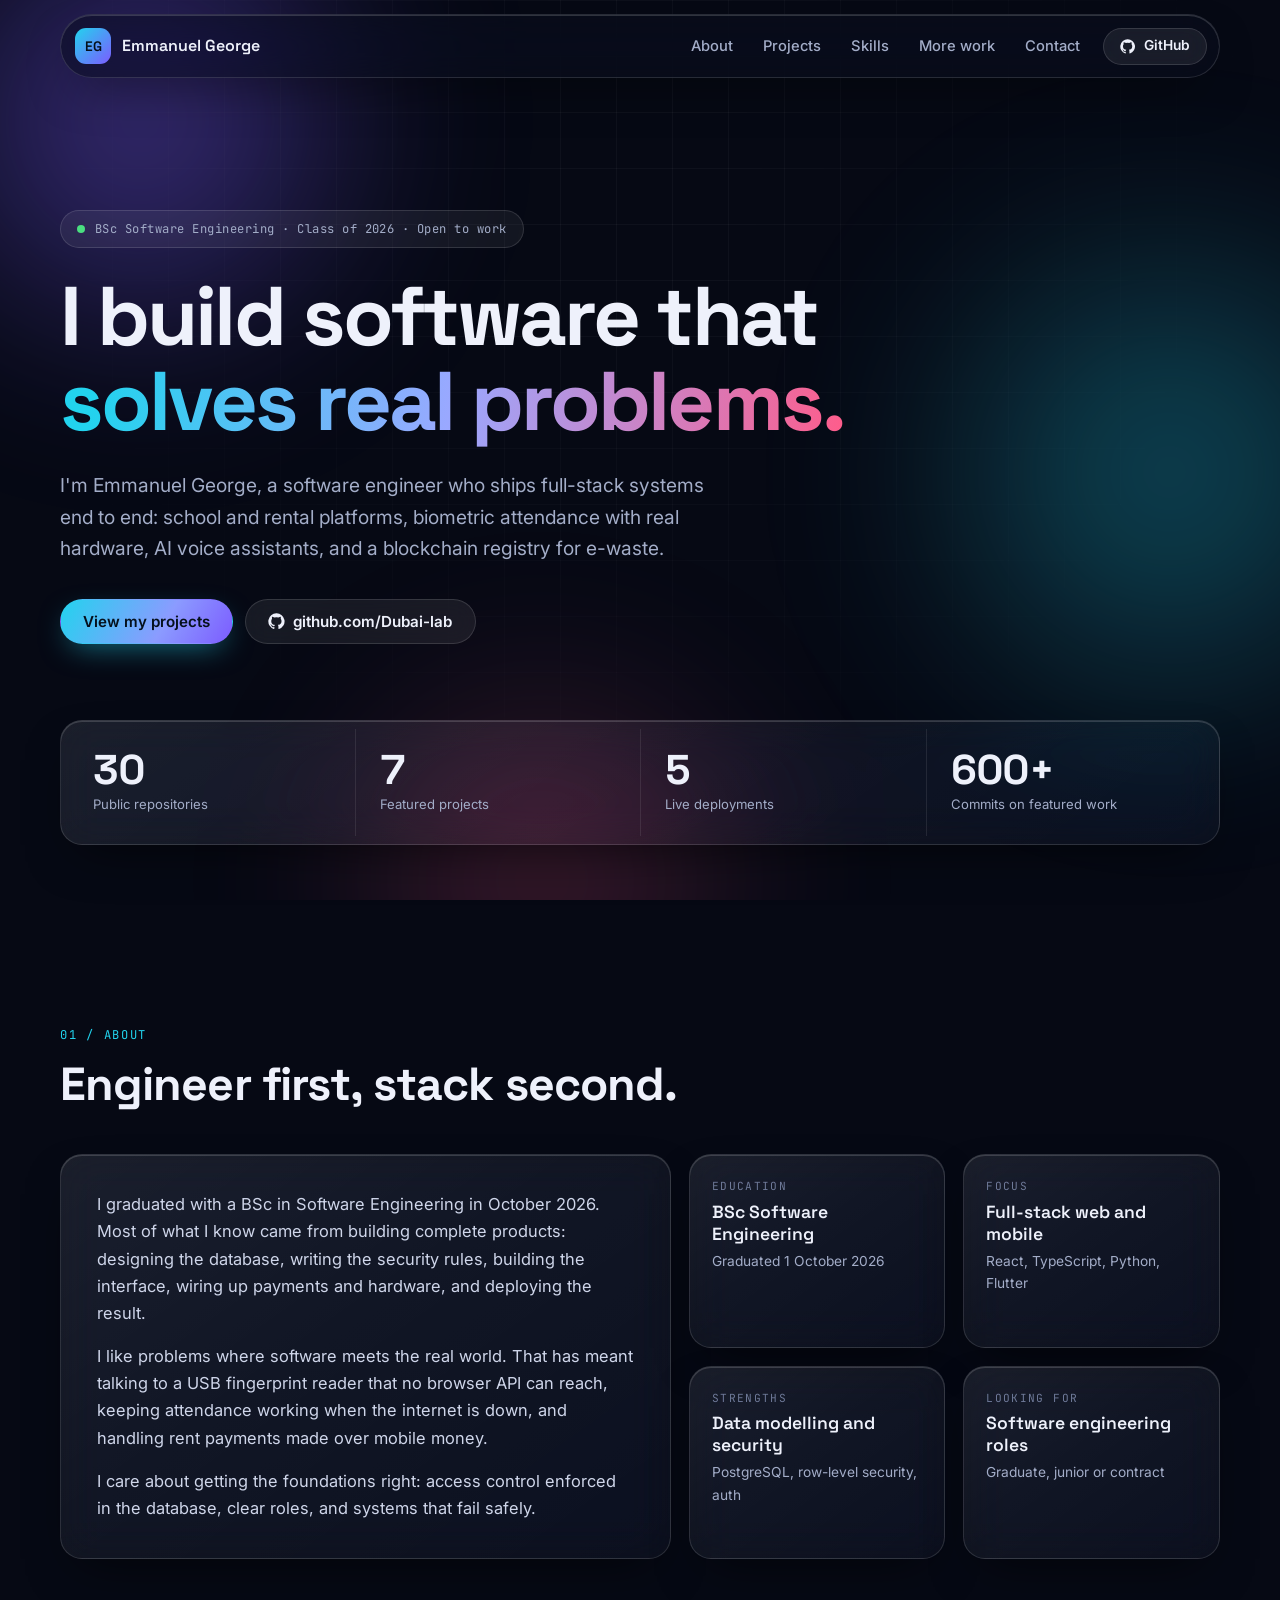
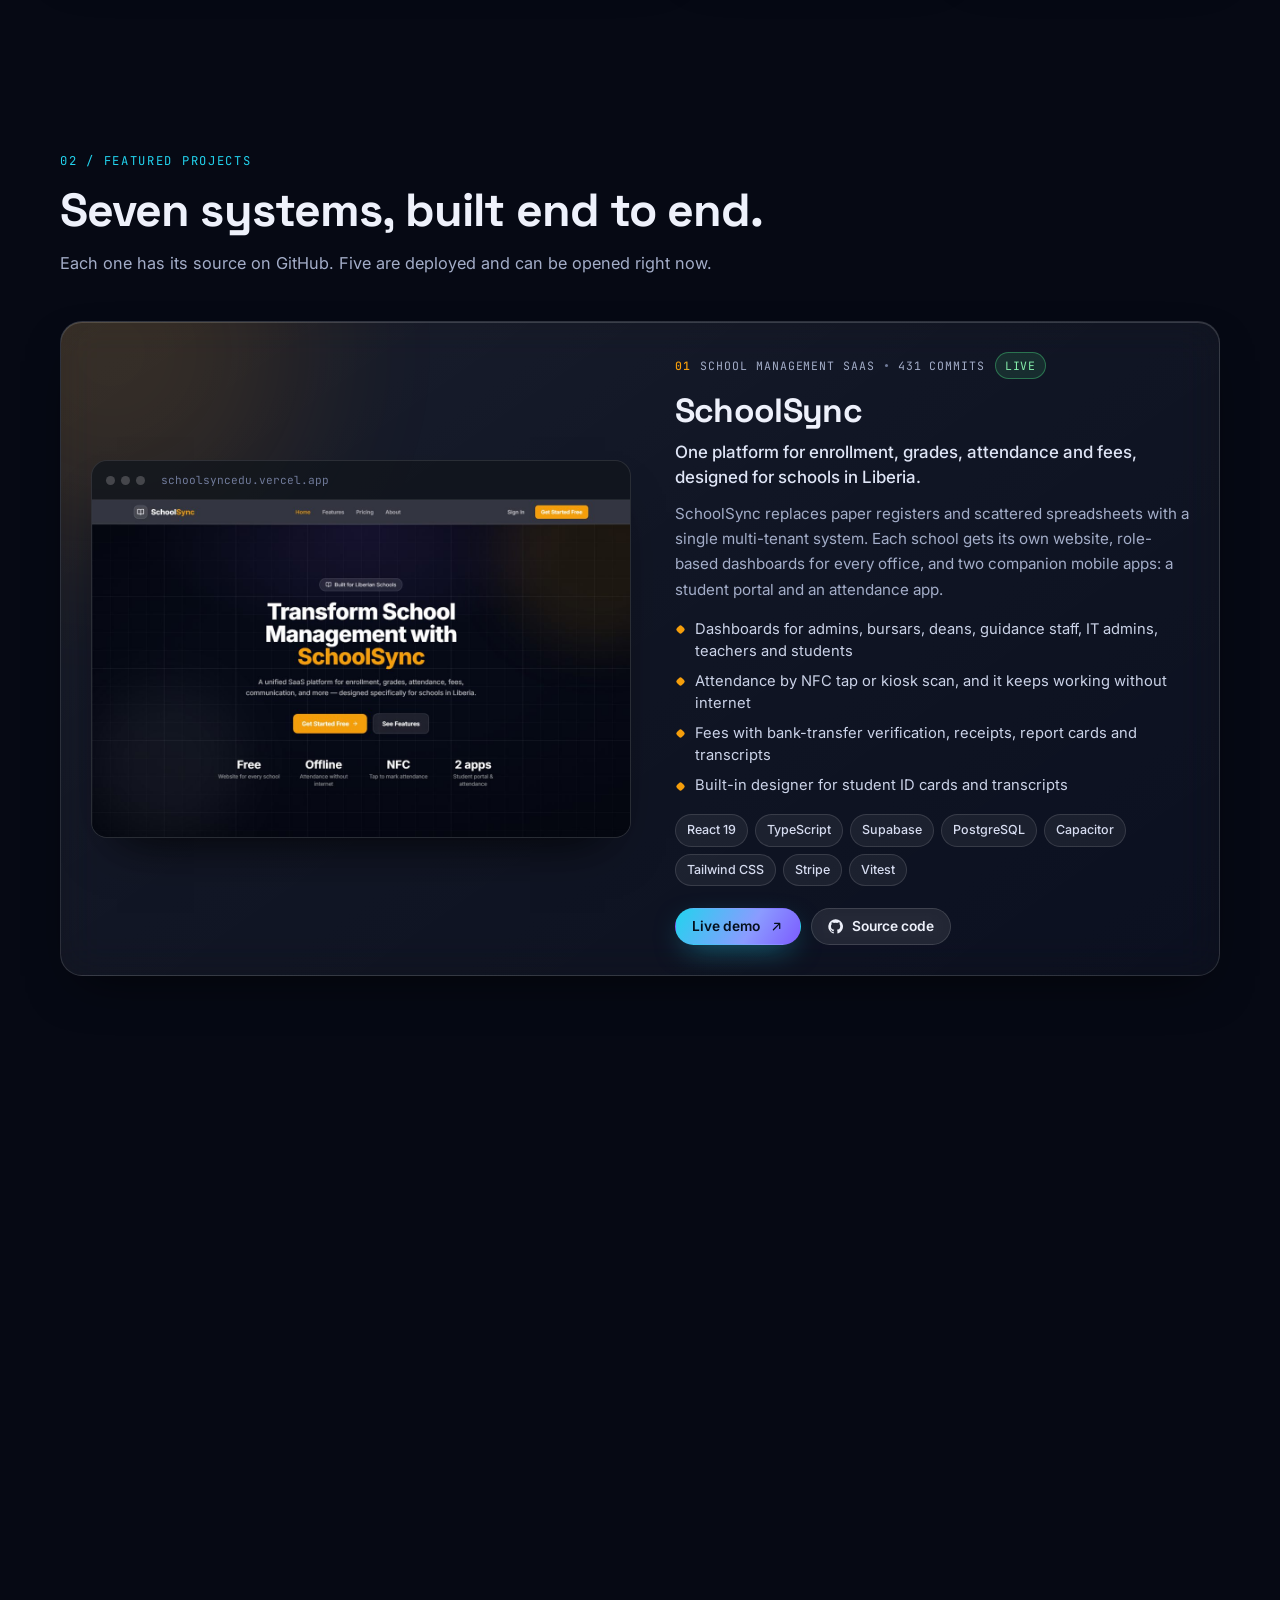
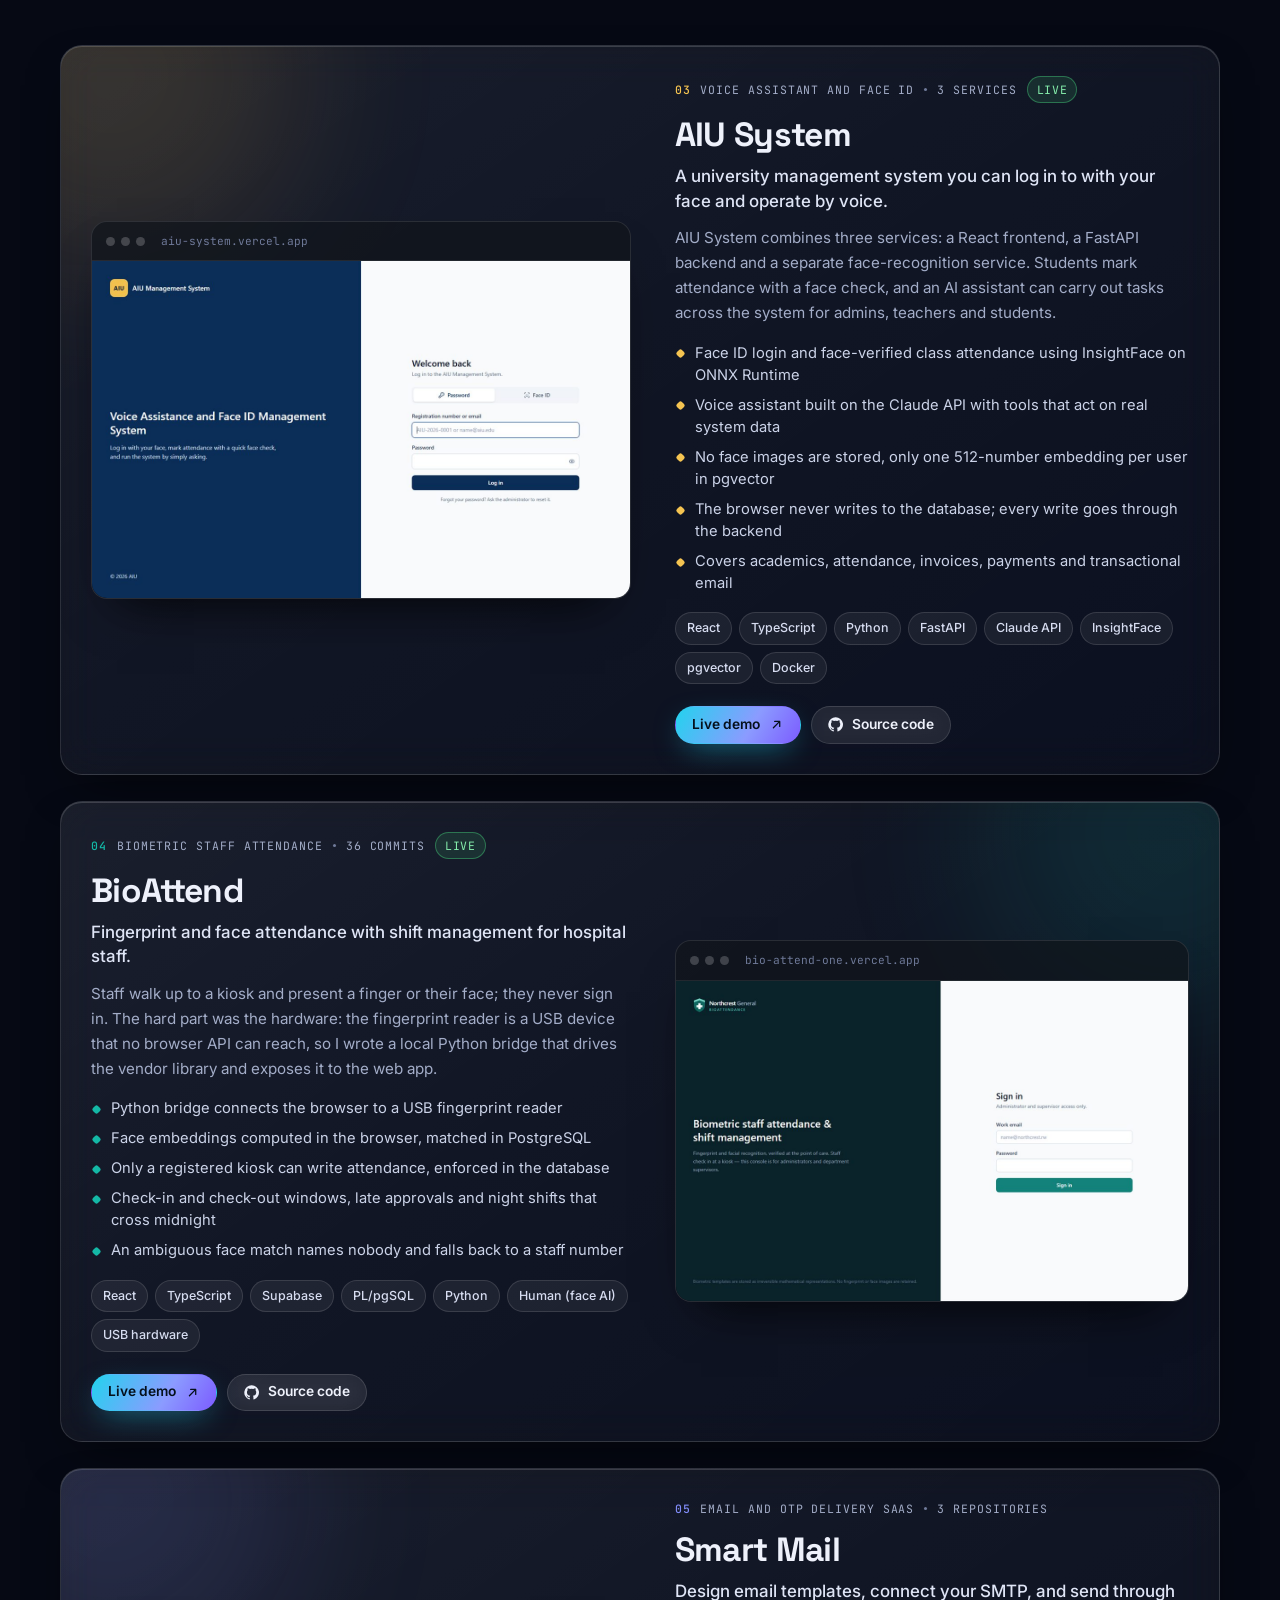
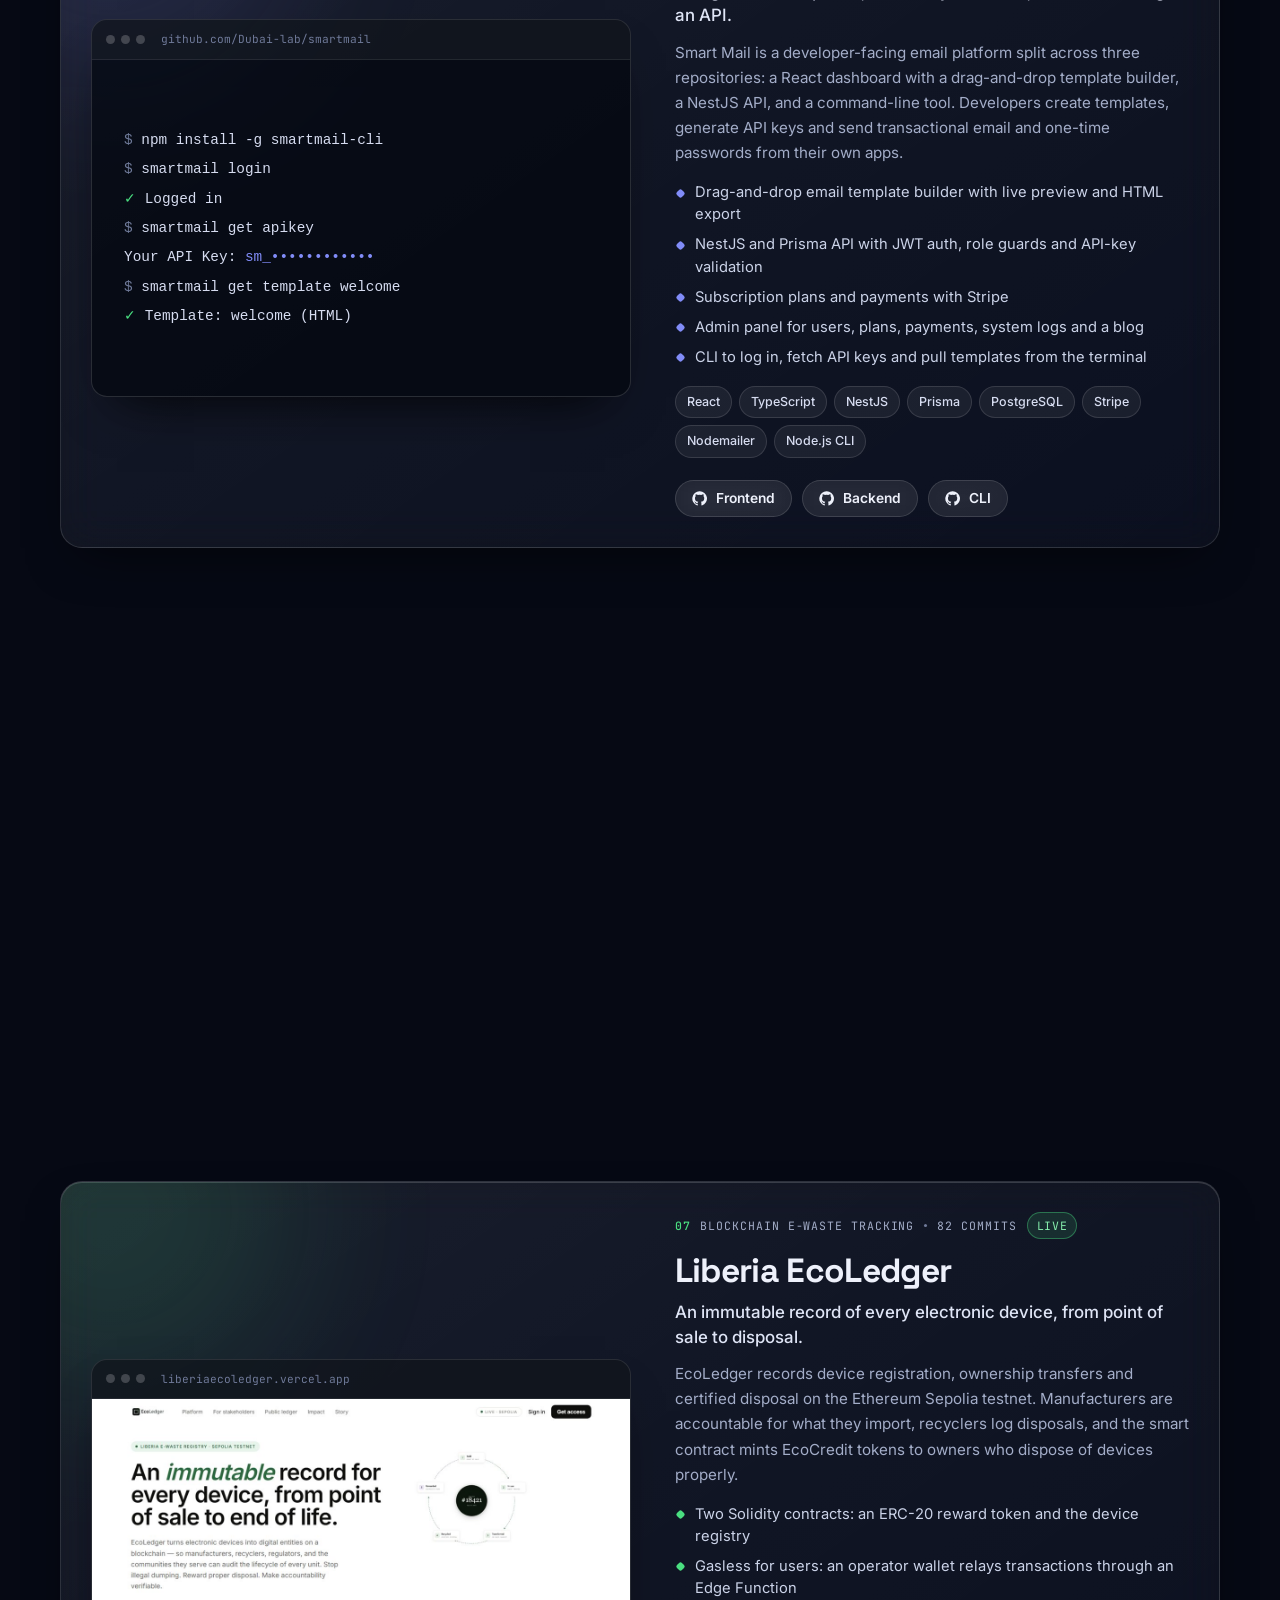
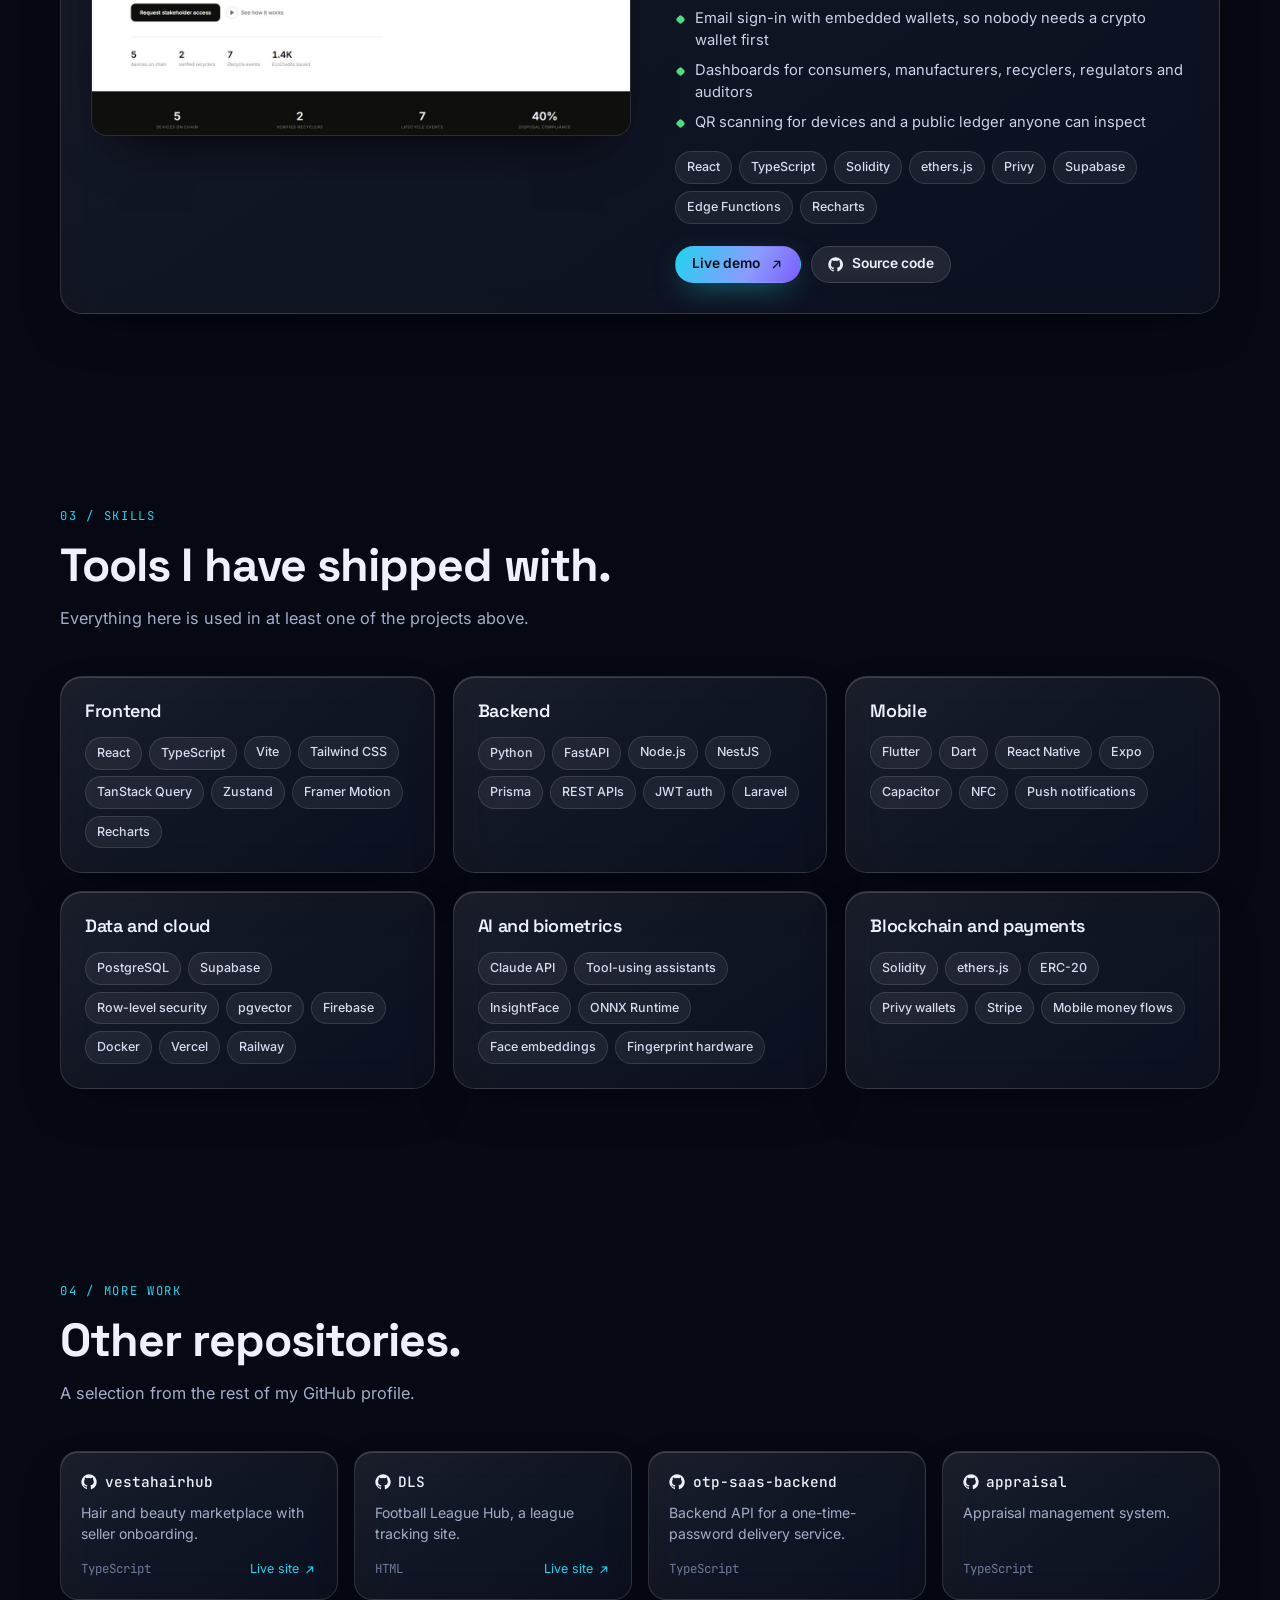
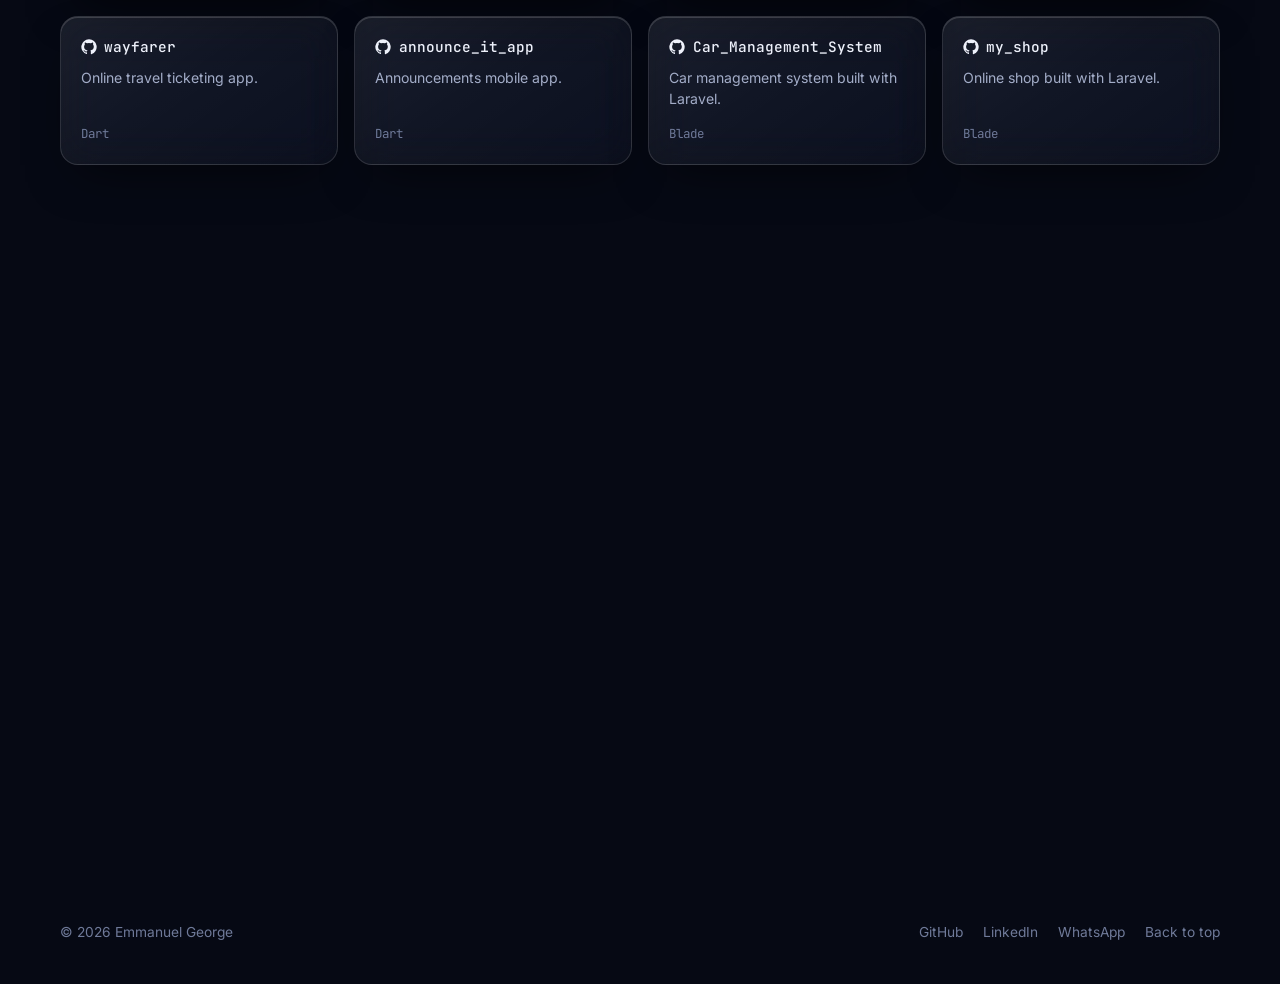
<file: index.html>
<!doctype html>
<html lang="en">
<head>
  <meta charset="utf-8">
  <meta name="viewport" content="width=device-width, initial-scale=1">
  <title>Emmanuel George | Software Engineer</title>
  <meta name="description" content="Portfolio of Emmanuel George, a software engineer building full-stack web, mobile, biometric and blockchain systems with React, TypeScript, Python, Flutter and Supabase.">
  <meta name="theme-color" content="#060914">
  <meta property="og:title" content="Emmanuel George | Software Engineer">
  <meta property="og:description" content="Full-stack web, mobile, biometric and blockchain systems. Seven featured projects, five live deployments.">
  <meta property="og:type" content="website">
  <link rel="icon" href="assets/favicon.svg" type="image/svg+xml">
  <link rel="preconnect" href="https://fonts.googleapis.com">
  <link rel="preconnect" href="https://fonts.gstatic.com" crossorigin>
  <link href="https://fonts.googleapis.com/css2?family=Inter:wght@400;500;600&family=JetBrains+Mono:wght@400;500&family=Space+Grotesk:wght@500;600;700&display=swap" rel="stylesheet">
  <link rel="stylesheet" href="css/styles.css">
  <script>document.documentElement.classList.add('js');</script>
</head>
<body>
  <a class="skip-link" href="#main">Skip to content</a>

  <!-- Decorative background: the colour the glass panels blur -->
  <div class="backdrop" aria-hidden="true">
    <span class="orb orb-a"></span>
    <span class="orb orb-b"></span>
    <span class="orb orb-c"></span>
    <span class="grid"></span>
  </div>

  <header class="nav-wrap">
    <nav class="nav glass" aria-label="Primary">
      <a class="brand" href="#top" aria-label="Emmanuel George, home">
        <span class="brand-mark">EG</span>
        <span class="brand-name">Emmanuel George</span>
      </a>
      <button class="nav-toggle" type="button" aria-expanded="false" aria-controls="nav-links" aria-label="Toggle menu">
        <span></span><span></span>
      </button>
      <ul class="nav-links" id="nav-links">
        <li><a href="#about">About</a></li>
        <li><a href="#projects">Projects</a></li>
        <li><a href="#skills">Skills</a></li>
        <li><a href="#more">More work</a></li>
        <li><a href="#contact">Contact</a></li>
        <li>
          <a class="btn btn-sm btn-glass" href="https://github.com/Dubai-lab" target="_blank" rel="noopener">
            <svg class="icon" viewBox="0 0 24 24" aria-hidden="true"><path fill="currentColor" d="M12 .5a11.5 11.5 0 0 0-3.64 22.41c.58.1.79-.25.79-.56v-2.1c-3.2.7-3.88-1.36-3.88-1.36-.52-1.33-1.28-1.69-1.28-1.69-1.05-.71.08-.7.08-.7 1.16.08 1.77 1.19 1.77 1.19 1.03 1.76 2.7 1.25 3.36.96.1-.75.4-1.25.73-1.54-2.55-.29-5.24-1.28-5.24-5.68 0-1.26.45-2.28 1.19-3.09-.12-.29-.52-1.46.11-3.05 0 0 .97-.31 3.17 1.18a11 11 0 0 1 5.78 0c2.2-1.49 3.17-1.18 3.17-1.18.63 1.59.23 2.76.11 3.05.74.81 1.19 1.83 1.19 3.09 0 4.41-2.7 5.38-5.26 5.67.41.36.78 1.06.78 2.14v3.17c0 .31.21.67.8.56A11.5 11.5 0 0 0 12 .5Z"/></svg>
            GitHub
          </a>
        </li>
      </ul>
    </nav>
  </header>

  <main id="main">
    <!-- Hero -->
    <section class="hero container" id="top">
      <p class="eyebrow reveal"><span class="pulse"></span>BSc Software Engineering · Class of 2026 · Open to work</p>
      <h1 class="reveal">
        I build software that<br>
        <span class="gradient-text">solves real problems.</span>
      </h1>
      <p class="lead reveal">
        I'm Emmanuel George, a software engineer who ships full-stack systems end to end:
        school and rental platforms, biometric attendance with real hardware, AI voice assistants,
        and a blockchain registry for e-waste.
      </p>
      <div class="hero-actions reveal">
        <a class="btn btn-primary" href="#projects">View my projects</a>
        <a class="btn btn-glass" href="https://github.com/Dubai-lab" target="_blank" rel="noopener">
          <svg class="icon" viewBox="0 0 24 24" aria-hidden="true"><path fill="currentColor" d="M12 .5a11.5 11.5 0 0 0-3.64 22.41c.58.1.79-.25.79-.56v-2.1c-3.2.7-3.88-1.36-3.88-1.36-.52-1.33-1.28-1.69-1.28-1.69-1.05-.71.08-.7.08-.7 1.16.08 1.77 1.19 1.77 1.19 1.03 1.76 2.7 1.25 3.36.96.1-.75.4-1.25.73-1.54-2.55-.29-5.24-1.28-5.24-5.68 0-1.26.45-2.28 1.19-3.09-.12-.29-.52-1.46.11-3.05 0 0 .97-.31 3.17 1.18a11 11 0 0 1 5.78 0c2.2-1.49 3.17-1.18 3.17-1.18.63 1.59.23 2.76.11 3.05.74.81 1.19 1.83 1.19 3.09 0 4.41-2.7 5.38-5.26 5.67.41.36.78 1.06.78 2.14v3.17c0 .31.21.67.8.56A11.5 11.5 0 0 0 12 .5Z"/></svg>
          github.com/Dubai-lab
        </a>
      </div>

      <dl class="stats glass reveal">
        <div class="stat">
          <dt>Public repositories</dt>
          <dd id="repo-count">30</dd>
        </div>
        <div class="stat">
          <dt>Featured projects</dt>
          <dd>7</dd>
        </div>
        <div class="stat">
          <dt>Live deployments</dt>
          <dd>5</dd>
        </div>
        <div class="stat">
          <dt>Commits on featured work</dt>
          <dd>600+</dd>
        </div>
      </dl>
    </section>

    <!-- About -->
    <section class="section container" id="about">
      <header class="section-head reveal">
        <p class="kicker">01 / About</p>
        <h2>Engineer first, stack second.</h2>
      </header>
      <div class="about-grid">
        <div class="glass panel reveal">
          <p>
            I graduated with a BSc in Software Engineering in October 2026. Most of what I know came
            from building complete products: designing the database, writing the security rules,
            building the interface, wiring up payments and hardware, and deploying the result.
          </p>
          <p>
            I like problems where software meets the real world. That has meant talking to a USB
            fingerprint reader that no browser API can reach, keeping attendance working when the
            internet is down, and handling rent payments made over mobile money.
          </p>
          <p>
            I care about getting the foundations right: access control enforced in the database,
            clear roles, and systems that fail safely.
          </p>
        </div>
        <ul class="facts reveal">
          <li class="glass fact">
            <span class="fact-label">Education</span>
            <span class="fact-value">BSc Software Engineering</span>
            <span class="fact-note">Graduated 1 October 2026</span>
          </li>
          <li class="glass fact">
            <span class="fact-label">Focus</span>
            <span class="fact-value">Full-stack web and mobile</span>
            <span class="fact-note">React, TypeScript, Python, Flutter</span>
          </li>
          <li class="glass fact">
            <span class="fact-label">Strengths</span>
            <span class="fact-value">Data modelling and security</span>
            <span class="fact-note">PostgreSQL, row-level security, auth</span>
          </li>
          <li class="glass fact">
            <span class="fact-label">Looking for</span>
            <span class="fact-value">Software engineering roles</span>
            <span class="fact-note">Graduate, junior or contract</span>
          </li>
        </ul>
      </div>
    </section>

    <!-- Featured projects (rendered from js/projects.js) -->
    <section class="section container" id="projects">
      <header class="section-head reveal">
        <p class="kicker">02 / Featured projects</p>
        <h2>Seven systems, built end to end.</h2>
        <p class="section-sub">Each one has its source on GitHub. Five are deployed and can be opened right now.</p>
      </header>
      <div class="projects" id="project-list">
        <noscript>
          <p class="glass panel">Project details need JavaScript. You can browse everything directly on
            <a href="https://github.com/Dubai-lab">GitHub</a>.</p>
        </noscript>
      </div>
    </section>

    <!-- Skills -->
    <section class="section container" id="skills">
      <header class="section-head reveal">
        <p class="kicker">03 / Skills</p>
        <h2>Tools I have shipped with.</h2>
        <p class="section-sub">Everything here is used in at least one of the projects above.</p>
      </header>
      <div class="skills-grid">
        <article class="glass skill reveal">
          <h3>Frontend</h3>
          <ul class="chips">
            <li>React</li><li>TypeScript</li><li>Vite</li><li>Tailwind CSS</li><li>TanStack Query</li><li>Zustand</li><li>Framer Motion</li><li>Recharts</li>
          </ul>
        </article>
        <article class="glass skill reveal">
          <h3>Backend</h3>
          <ul class="chips">
            <li>Python</li><li>FastAPI</li><li>Node.js</li><li>NestJS</li><li>Prisma</li><li>REST APIs</li><li>JWT auth</li><li>Laravel</li>
          </ul>
        </article>
        <article class="glass skill reveal">
          <h3>Mobile</h3>
          <ul class="chips">
            <li>Flutter</li><li>Dart</li><li>React Native</li><li>Expo</li><li>Capacitor</li><li>NFC</li><li>Push notifications</li>
          </ul>
        </article>
        <article class="glass skill reveal">
          <h3>Data and cloud</h3>
          <ul class="chips">
            <li>PostgreSQL</li><li>Supabase</li><li>Row-level security</li><li>pgvector</li><li>Firebase</li><li>Docker</li><li>Vercel</li><li>Railway</li>
          </ul>
        </article>
        <article class="glass skill reveal">
          <h3>AI and biometrics</h3>
          <ul class="chips">
            <li>Claude API</li><li>Tool-using assistants</li><li>InsightFace</li><li>ONNX Runtime</li><li>Face embeddings</li><li>Fingerprint hardware</li>
          </ul>
        </article>
        <article class="glass skill reveal">
          <h3>Blockchain and payments</h3>
          <ul class="chips">
            <li>Solidity</li><li>ethers.js</li><li>ERC-20</li><li>Privy wallets</li><li>Stripe</li><li>Mobile money flows</li>
          </ul>
        </article>
      </div>
    </section>

    <!-- More repositories -->
    <section class="section container" id="more">
      <header class="section-head reveal">
        <p class="kicker">04 / More work</p>
        <h2>Other repositories.</h2>
        <p class="section-sub">A selection from the rest of my GitHub profile.</p>
      </header>
      <div class="repo-grid" id="repo-list"></div>
      <p class="more-link reveal">
        <a class="btn btn-glass" href="https://github.com/Dubai-lab?tab=repositories" target="_blank" rel="noopener">
          See all <span id="repo-count-2">30</span> repositories on GitHub
          <svg class="icon" viewBox="0 0 24 24" aria-hidden="true"><path fill="none" stroke="currentColor" stroke-width="2" stroke-linecap="round" stroke-linejoin="round" d="M7 17 17 7M9 7h8v8"/></svg>
        </a>
      </p>
    </section>

    <!-- Contact -->
    <section class="section container" id="contact">
      <div class="glass contact reveal">
        <p class="kicker">05 / Contact</p>
        <h2>Let's build something.</h2>
        <p class="section-sub">I'm looking for software engineering roles and freelance projects. The fastest way to reach me is email.</p>
        <div class="hero-actions">
          <a class="btn btn-primary" href="mailto:eg8217178@gmail.com">
            <svg class="icon" viewBox="0 0 24 24" aria-hidden="true"><path fill="none" stroke="currentColor" stroke-width="2" stroke-linecap="round" stroke-linejoin="round" d="M3 6h18v12H3zM3 7l9 6 9-6"/></svg>
            eg8217178@gmail.com
          </a>
          <a class="btn btn-glass" href="https://github.com/Dubai-lab" target="_blank" rel="noopener">
            <svg class="icon" viewBox="0 0 24 24" aria-hidden="true"><path fill="currentColor" d="M12 .5a11.5 11.5 0 0 0-3.64 22.41c.58.1.79-.25.79-.56v-2.1c-3.2.7-3.88-1.36-3.88-1.36-.52-1.33-1.28-1.69-1.28-1.69-1.05-.71.08-.7.08-.7 1.16.08 1.77 1.19 1.77 1.19 1.03 1.76 2.7 1.25 3.36.96.1-.75.4-1.25.73-1.54-2.55-.29-5.24-1.28-5.24-5.68 0-1.26.45-2.28 1.19-3.09-.12-.29-.52-1.46.11-3.05 0 0 .97-.31 3.17 1.18a11 11 0 0 1 5.78 0c2.2-1.49 3.17-1.18 3.17-1.18.63 1.59.23 2.76.11 3.05.74.81 1.19 1.83 1.19 3.09 0 4.41-2.7 5.38-5.26 5.67.41.36.78 1.06.78 2.14v3.17c0 .31.21.67.8.56A11.5 11.5 0 0 0 12 .5Z"/></svg>
            GitHub profile
          </a>
          <a class="btn btn-glass" href="https://www.linkedin.com/in/emmanuel-george-68686821a" target="_blank" rel="noopener">
            <svg class="icon" viewBox="0 0 24 24" aria-hidden="true"><path fill="currentColor" d="M20.45 20.45h-3.55v-5.57c0-1.33-.03-3.04-1.85-3.04-1.86 0-2.14 1.45-2.14 2.94v5.67H9.35V9h3.41v1.56h.05c.48-.9 1.64-1.85 3.37-1.85 3.6 0 4.27 2.37 4.27 5.46v6.28ZM5.34 7.43a2.06 2.06 0 1 1 0-4.12 2.06 2.06 0 0 1 0 4.12ZM7.12 20.45H3.56V9h3.56v11.45ZM22.22 0H1.77C.79 0 0 .77 0 1.73v20.54C0 23.23.79 24 1.77 24h20.45c.98 0 1.78-.77 1.78-1.73V1.73C24 .77 23.2 0 22.22 0Z"/></svg>
            LinkedIn
          </a>
          <a class="btn btn-glass" href="https://wa.me/250799354618" target="_blank" rel="noopener" aria-label="WhatsApp +250 799 354 618">
            <svg class="icon" viewBox="0 0 24 24" aria-hidden="true"><path fill="currentColor" d="M17.47 14.38c-.3-.15-1.76-.87-2.03-.97-.27-.1-.47-.15-.67.15-.2.3-.77.97-.94 1.16-.17.2-.35.22-.64.07-.3-.15-1.26-.46-2.4-1.48-.88-.79-1.48-1.76-1.65-2.06-.17-.3-.02-.46.13-.6.13-.14.3-.35.45-.52.15-.17.2-.3.3-.5.1-.2.05-.37-.03-.52-.07-.15-.67-1.61-.91-2.2-.24-.58-.49-.5-.67-.51h-.57c-.2 0-.52.07-.8.37-.27.3-1.04 1.02-1.04 2.48s1.07 2.88 1.21 3.07c.15.2 2.1 3.2 5.08 4.49.71.3 1.26.49 1.7.63.71.22 1.36.19 1.87.12.57-.09 1.76-.72 2-1.41.25-.7.25-1.29.18-1.42-.08-.12-.27-.2-.57-.35ZM12.05 21.79h-.01a9.87 9.87 0 0 1-5.03-1.38l-.36-.21-3.74.98 1-3.65-.24-.37a9.86 9.86 0 0 1-1.51-5.26c0-5.45 4.44-9.88 9.89-9.88 2.64 0 5.12 1.03 6.99 2.9a9.82 9.82 0 0 1 2.89 6.99c0 5.45-4.44 9.88-9.88 9.88Zm8.41-18.3A11.82 11.82 0 0 0 12.05 0C5.5 0 .16 5.34.16 11.9c0 2.1.55 4.14 1.59 5.94L.06 24l6.3-1.65a11.88 11.88 0 0 0 5.68 1.45h.01c6.55 0 11.89-5.34 11.89-11.9 0-3.18-1.24-6.17-3.48-8.41Z"/></svg>
            +250 799 354 618
          </a>
        </div>
      </div>
    </section>
  </main>

  <footer class="footer container">
    <p>© <span id="year">2026</span> Emmanuel George</p>
    <p class="footer-links">
      <a href="https://github.com/Dubai-lab" target="_blank" rel="noopener">GitHub</a>
      <a href="https://www.linkedin.com/in/emmanuel-george-68686821a" target="_blank" rel="noopener">LinkedIn</a>
      <a href="https://wa.me/250799354618" target="_blank" rel="noopener">WhatsApp</a>
      <a href="#top">Back to top</a>
    </p>
  </footer>

  <script src="js/projects.js"></script>
  <script src="js/main.js"></script>
</body>
</html>
</file>
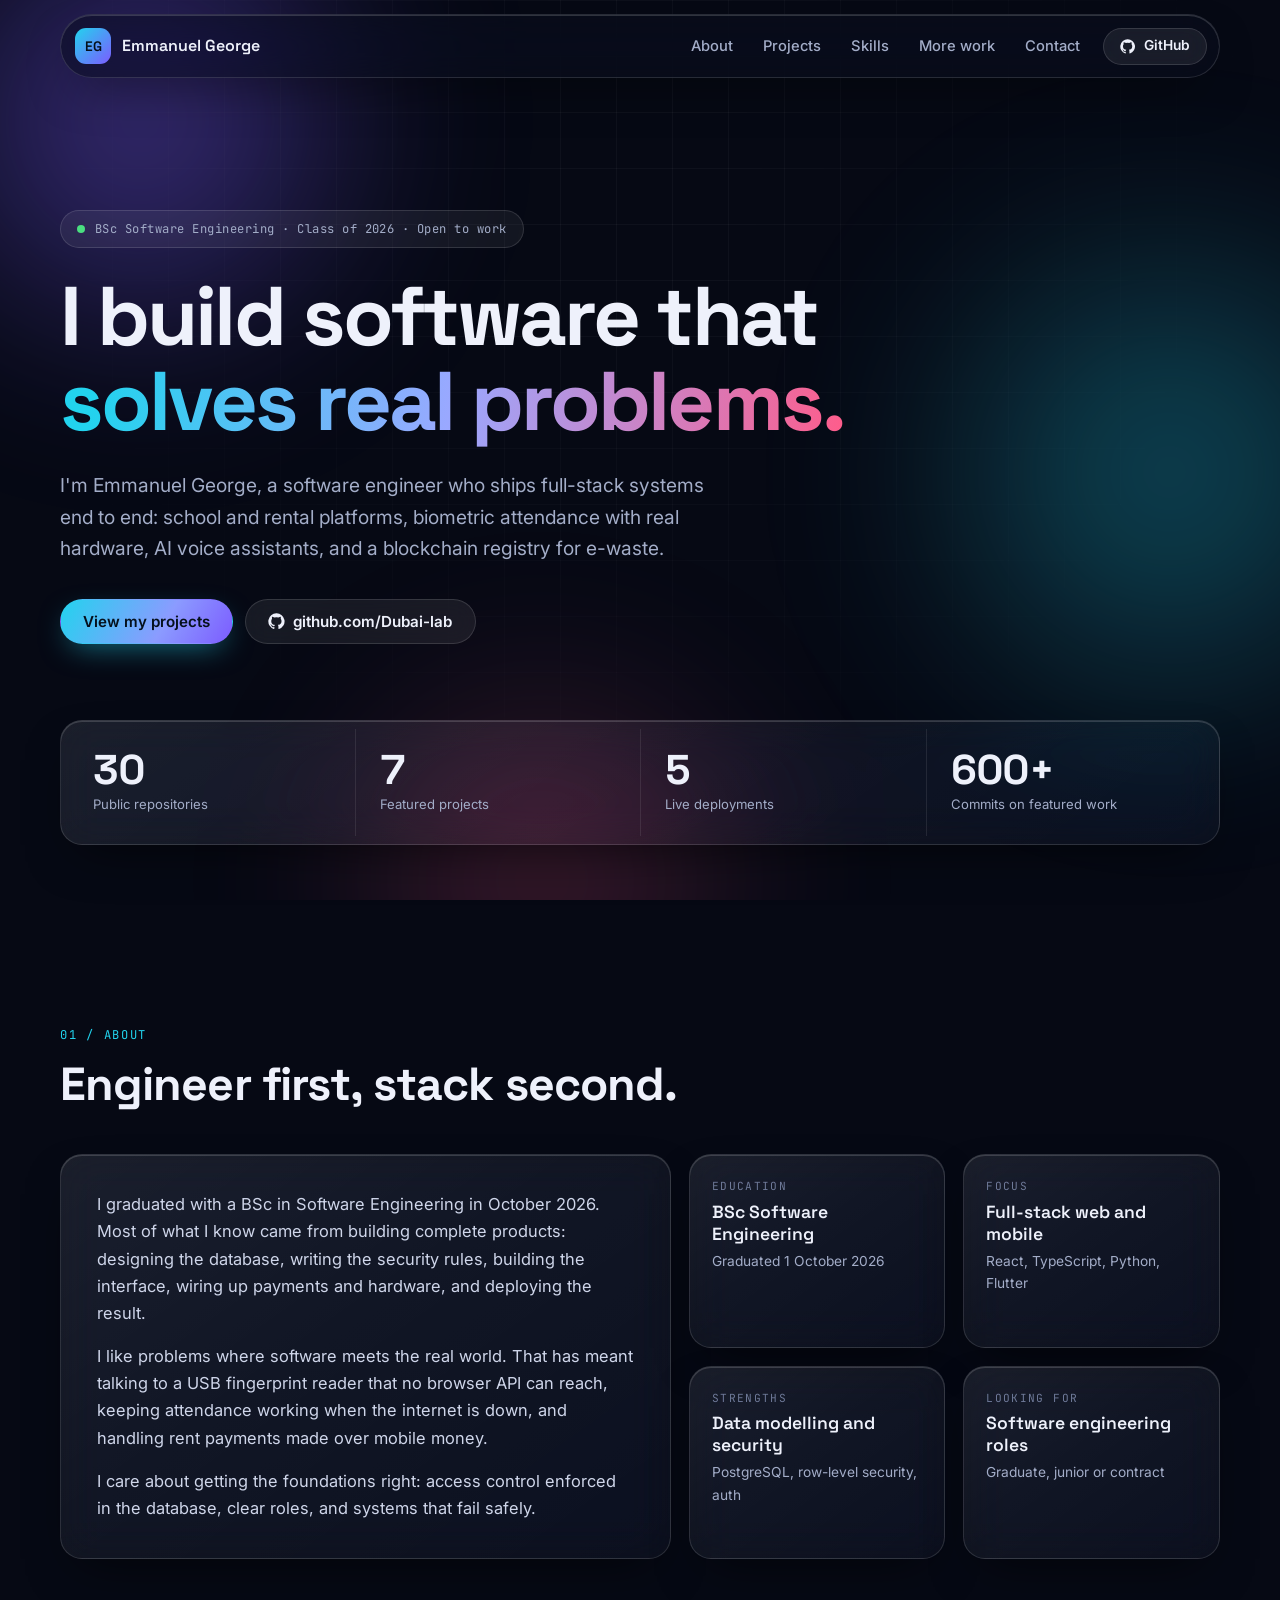
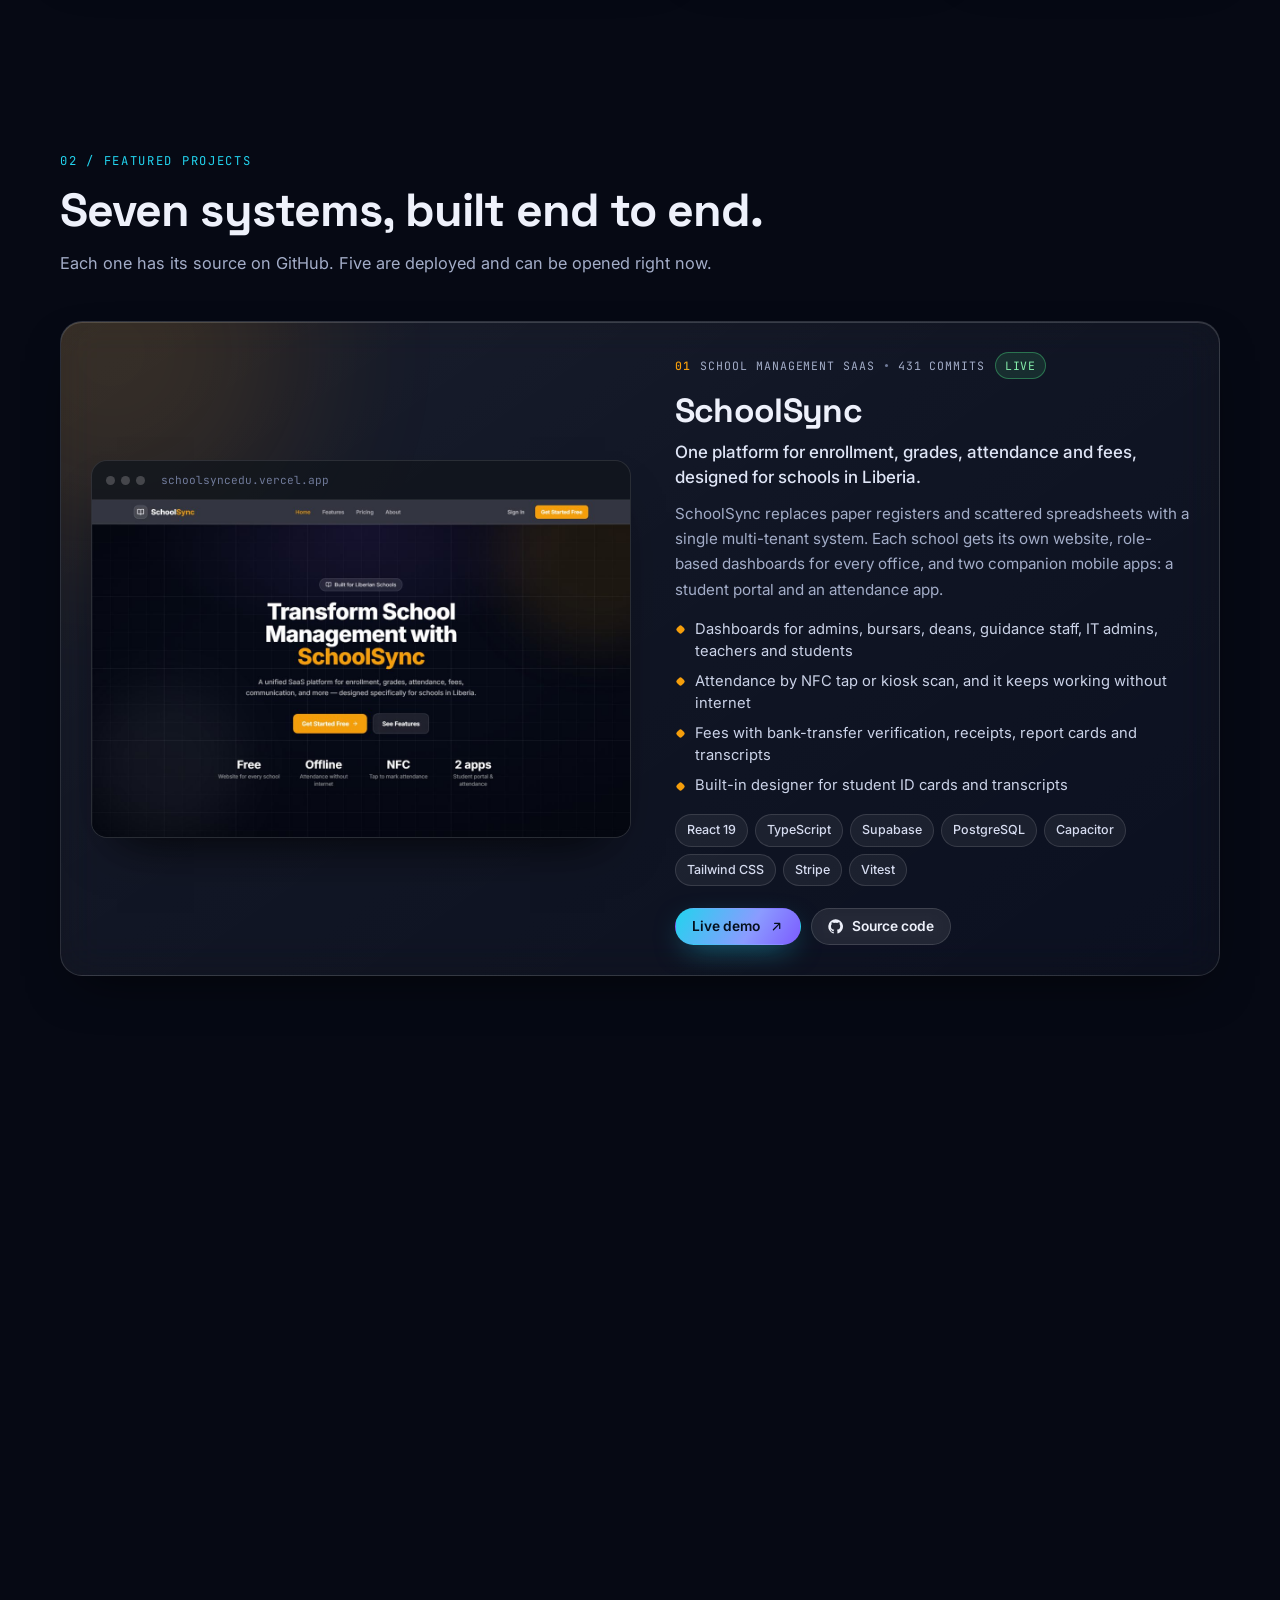
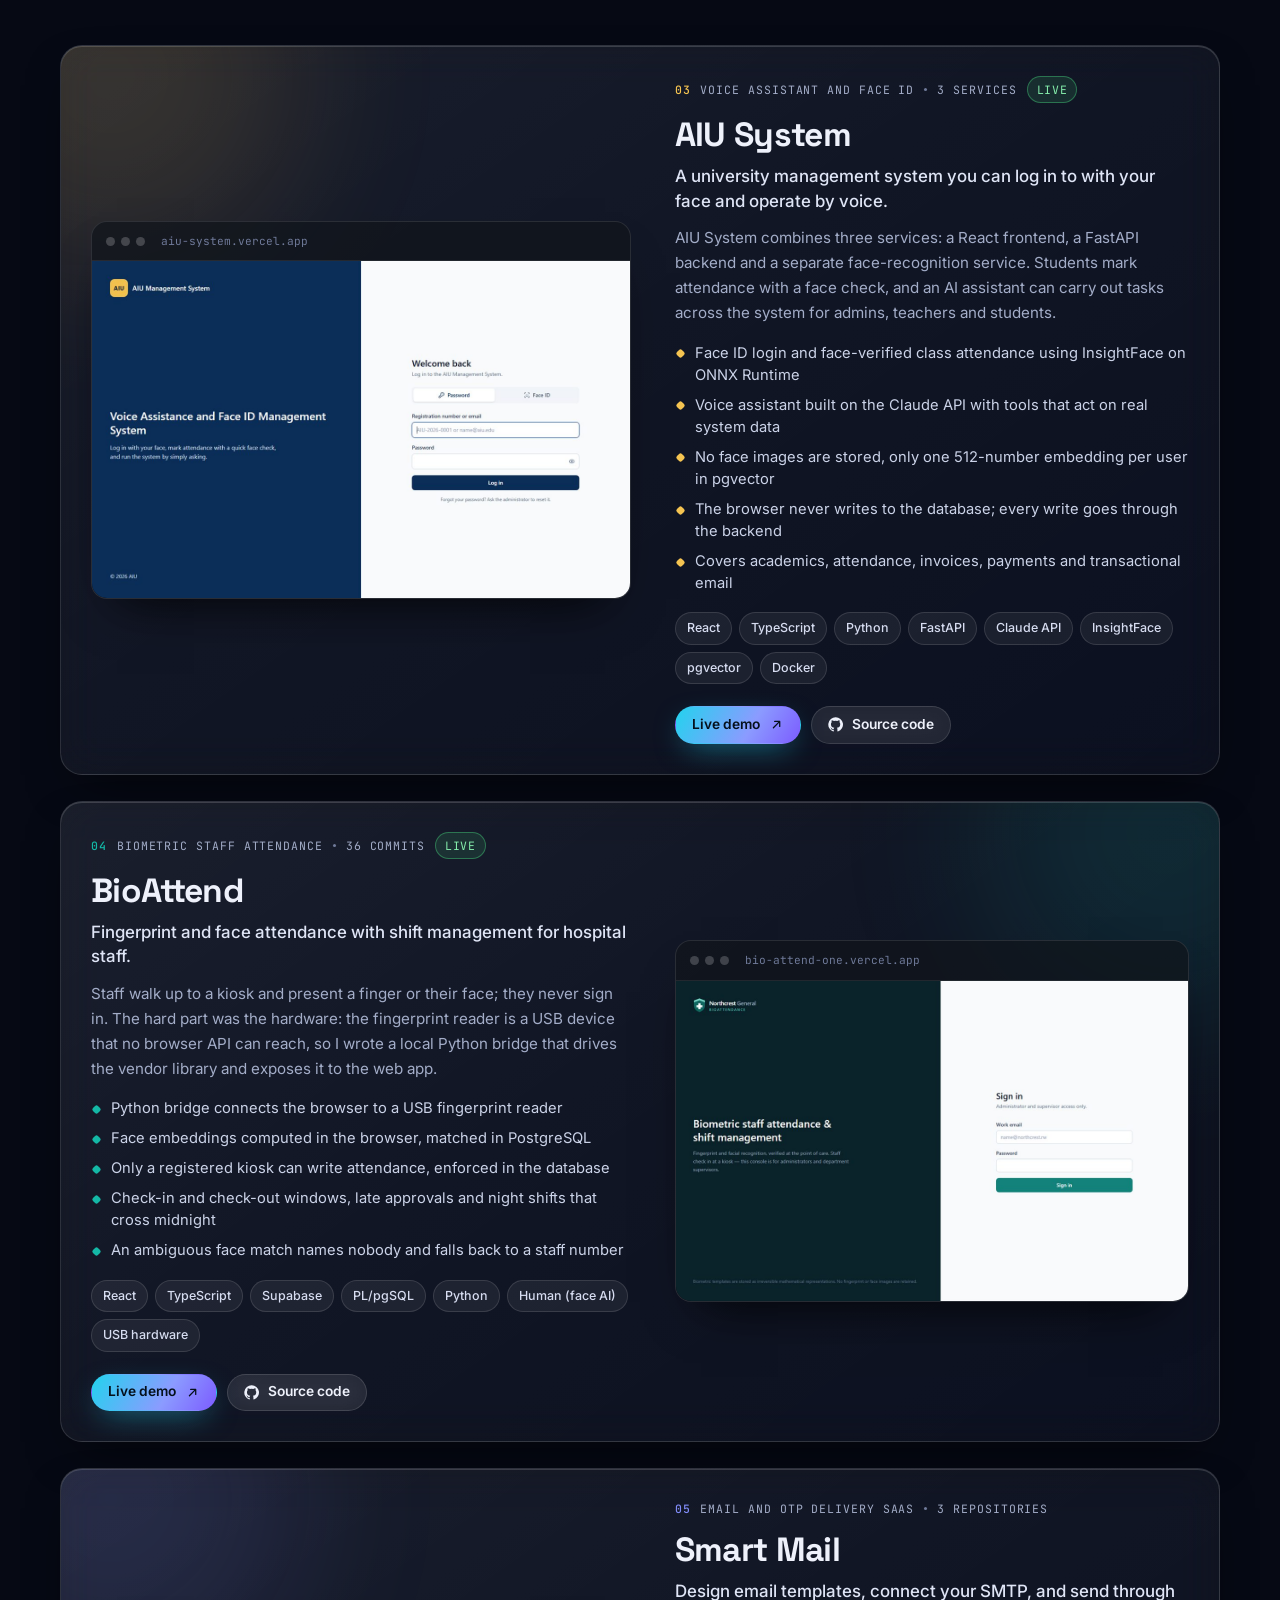
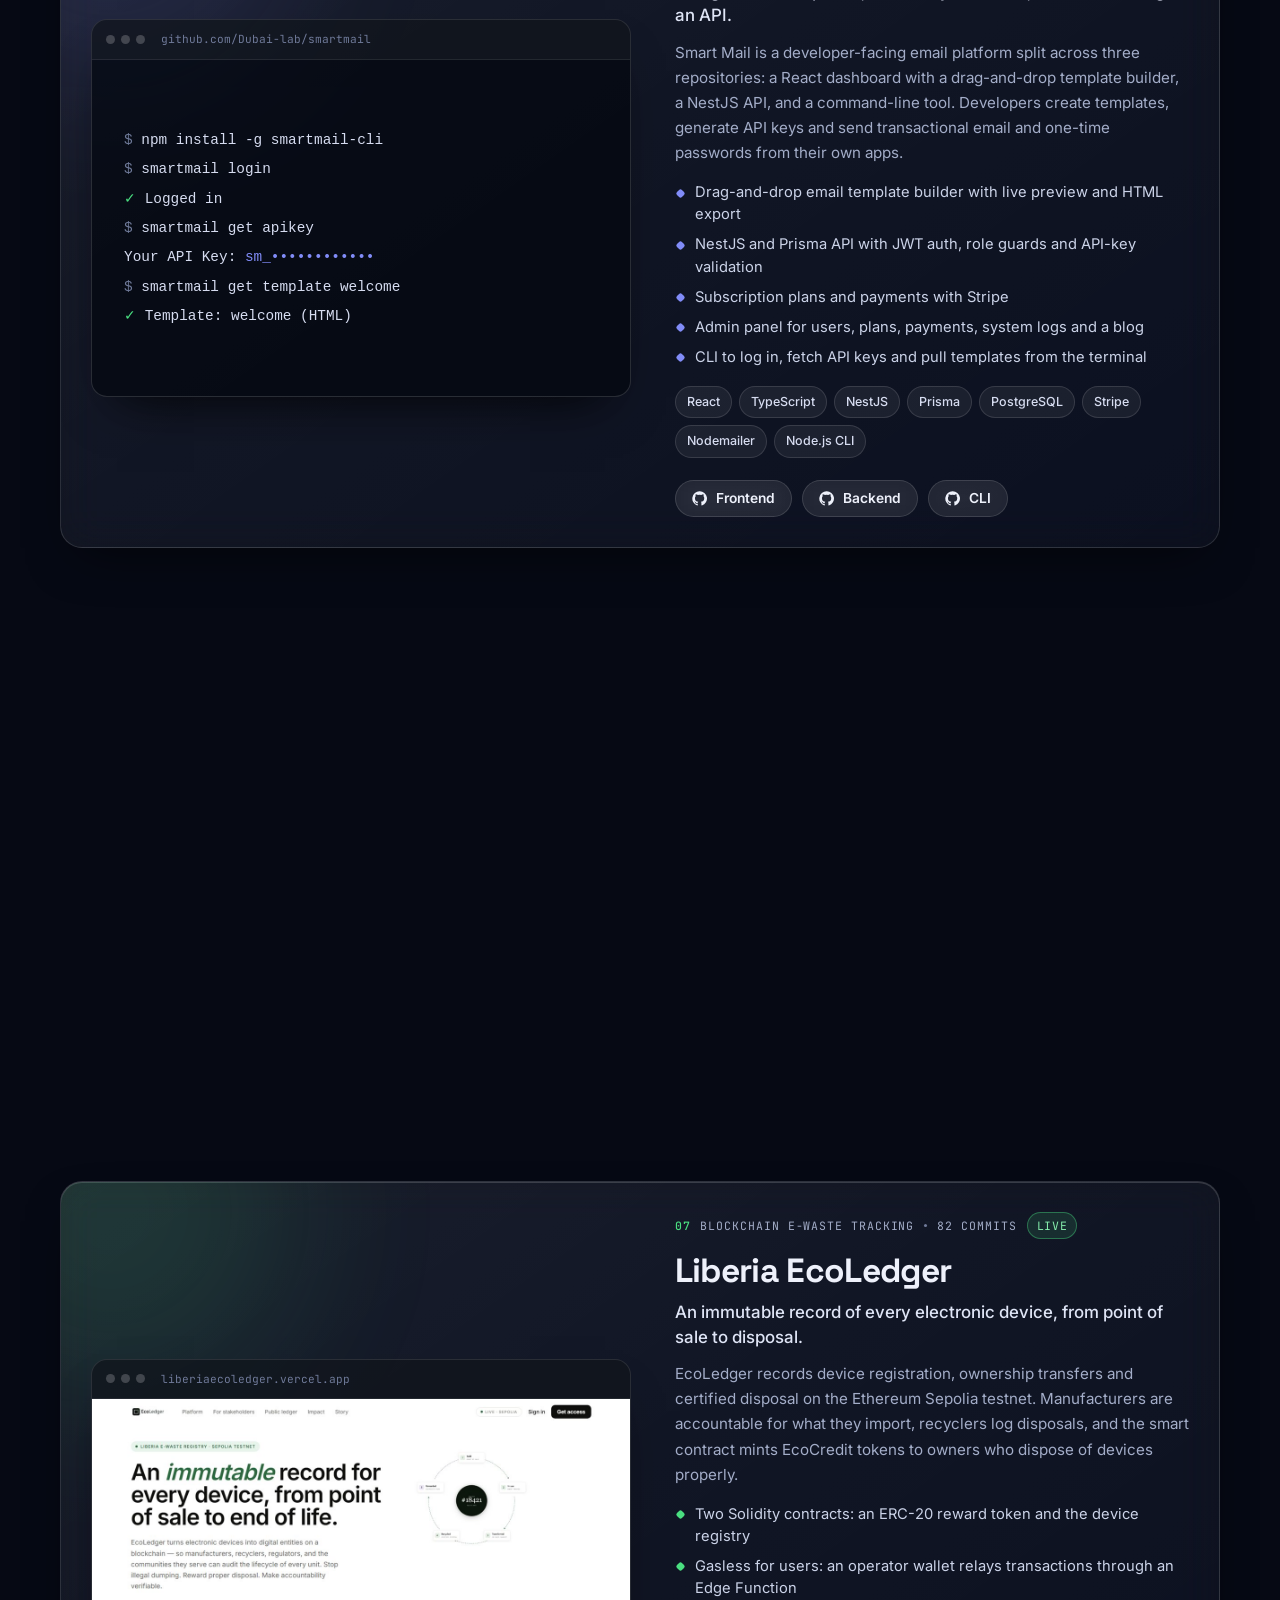
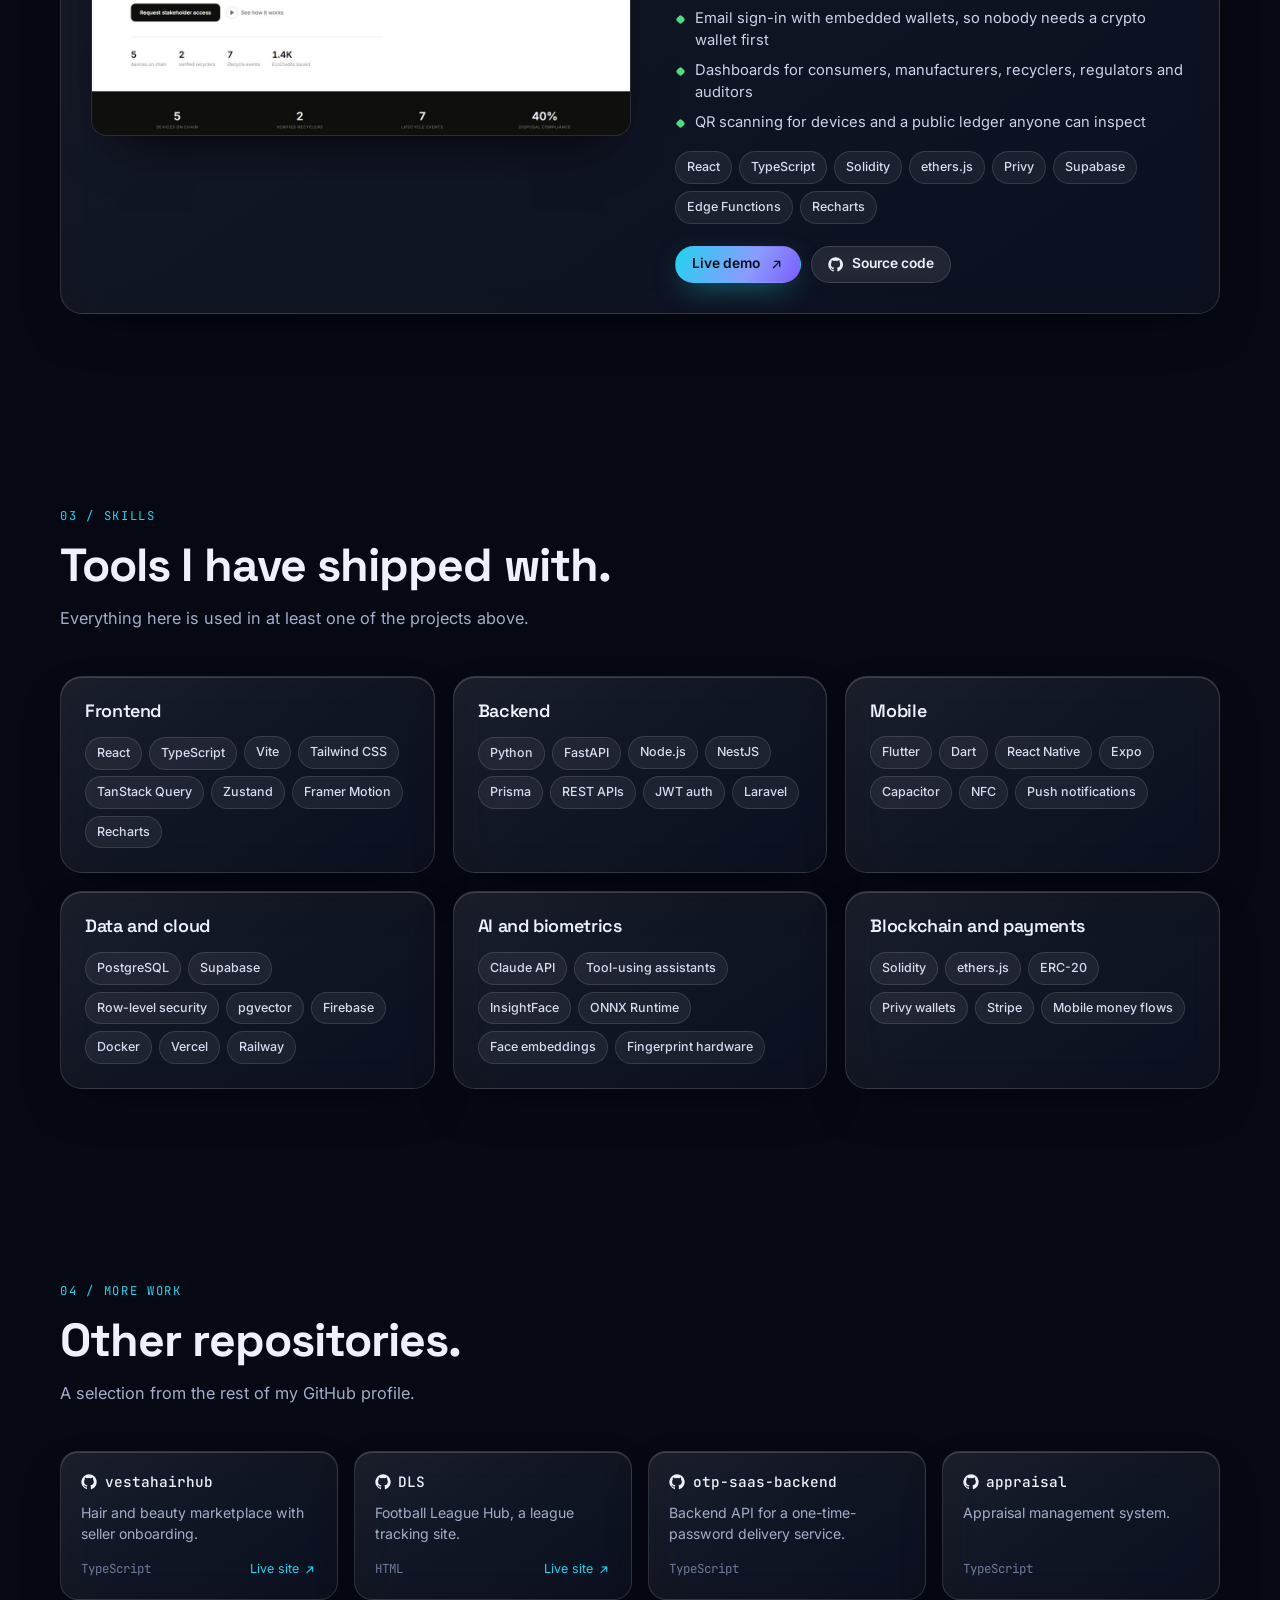
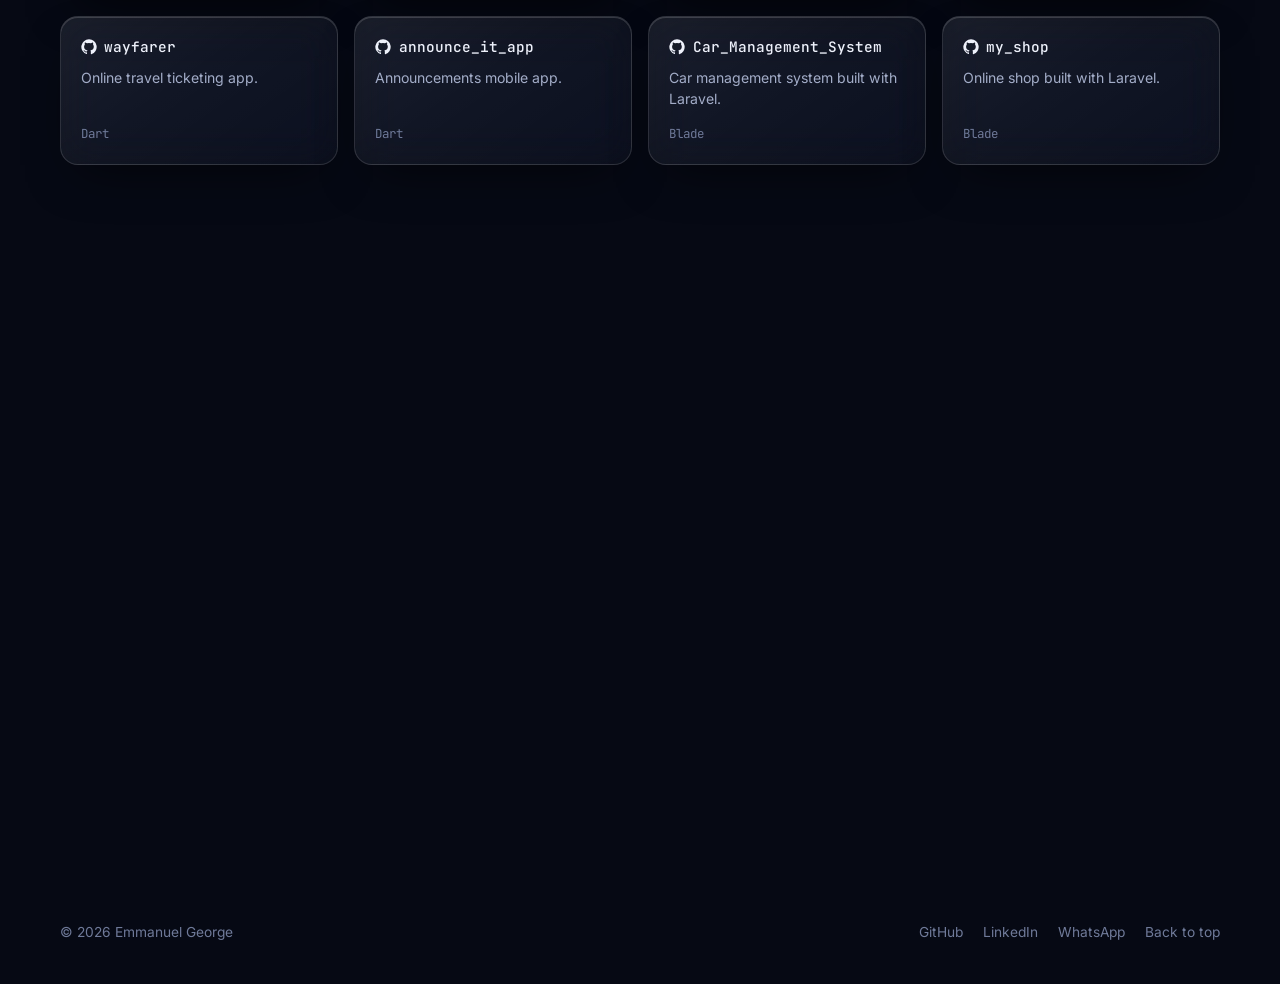
<file: site/index.html>
<!doctype html>
<html lang="en">
<head>
  <meta charset="utf-8">
  <meta name="viewport" content="width=device-width, initial-scale=1">
  <title>Emmanuel George | Software Engineer</title>
  <meta name="description" content="Portfolio of Emmanuel George, a software engineer building full-stack web, mobile, biometric and blockchain systems with React, TypeScript, Python, Flutter and Supabase.">
  <meta name="theme-color" content="#060914">
  <meta property="og:title" content="Emmanuel George | Software Engineer">
  <meta property="og:description" content="Full-stack web, mobile, biometric and blockchain systems. Seven featured projects, five live deployments.">
  <meta property="og:type" content="website">
  <link rel="icon" href="assets/favicon.svg" type="image/svg+xml">
  <link rel="preconnect" href="https://fonts.googleapis.com">
  <link rel="preconnect" href="https://fonts.gstatic.com" crossorigin>
  <link href="https://fonts.googleapis.com/css2?family=Inter:wght@400;500;600&family=JetBrains+Mono:wght@400;500&family=Space+Grotesk:wght@500;600;700&display=swap" rel="stylesheet">
  <link rel="stylesheet" href="css/styles.css">
  <script>document.documentElement.classList.add('js');</script>
</head>
<body>
  <a class="skip-link" href="#main">Skip to content</a>

  <!-- Decorative background: the colour the glass panels blur -->
  <div class="backdrop" aria-hidden="true">
    <span class="orb orb-a"></span>
    <span class="orb orb-b"></span>
    <span class="orb orb-c"></span>
    <span class="grid"></span>
  </div>

  <header class="nav-wrap">
    <nav class="nav glass" aria-label="Primary">
      <a class="brand" href="#top" aria-label="Emmanuel George, home">
        <span class="brand-mark">EG</span>
        <span class="brand-name">Emmanuel George</span>
      </a>
      <button class="nav-toggle" type="button" aria-expanded="false" aria-controls="nav-links" aria-label="Toggle menu">
        <span></span><span></span>
      </button>
      <ul class="nav-links" id="nav-links">
        <li><a href="#about">About</a></li>
        <li><a href="#projects">Projects</a></li>
        <li><a href="#skills">Skills</a></li>
        <li><a href="#more">More work</a></li>
        <li><a href="#contact">Contact</a></li>
        <li>
          <a class="btn btn-sm btn-glass" href="https://github.com/Dubai-lab" target="_blank" rel="noopener">
            <svg class="icon" viewBox="0 0 24 24" aria-hidden="true"><path fill="currentColor" d="M12 .5a11.5 11.5 0 0 0-3.64 22.41c.58.1.79-.25.79-.56v-2.1c-3.2.7-3.88-1.36-3.88-1.36-.52-1.33-1.28-1.69-1.28-1.69-1.05-.71.08-.7.08-.7 1.16.08 1.77 1.19 1.77 1.19 1.03 1.76 2.7 1.25 3.36.96.1-.75.4-1.25.73-1.54-2.55-.29-5.24-1.28-5.24-5.68 0-1.26.45-2.28 1.19-3.09-.12-.29-.52-1.46.11-3.05 0 0 .97-.31 3.17 1.18a11 11 0 0 1 5.78 0c2.2-1.49 3.17-1.18 3.17-1.18.63 1.59.23 2.76.11 3.05.74.81 1.19 1.83 1.19 3.09 0 4.41-2.7 5.38-5.26 5.67.41.36.78 1.06.78 2.14v3.17c0 .31.21.67.8.56A11.5 11.5 0 0 0 12 .5Z"/></svg>
            GitHub
          </a>
        </li>
      </ul>
    </nav>
  </header>

  <main id="main">
    <!-- Hero -->
    <section class="hero container" id="top">
      <p class="eyebrow reveal"><span class="pulse"></span>BSc Software Engineering · Class of 2026 · Open to work</p>
      <h1 class="reveal">
        I build software that<br>
        <span class="gradient-text">solves real problems.</span>
      </h1>
      <p class="lead reveal">
        I'm Emmanuel George, a software engineer who ships full-stack systems end to end:
        school and rental platforms, biometric attendance with real hardware, AI voice assistants,
        and a blockchain registry for e-waste.
      </p>
      <div class="hero-actions reveal">
        <a class="btn btn-primary" href="#projects">View my projects</a>
        <a class="btn btn-glass" href="https://github.com/Dubai-lab" target="_blank" rel="noopener">
          <svg class="icon" viewBox="0 0 24 24" aria-hidden="true"><path fill="currentColor" d="M12 .5a11.5 11.5 0 0 0-3.64 22.41c.58.1.79-.25.79-.56v-2.1c-3.2.7-3.88-1.36-3.88-1.36-.52-1.33-1.28-1.69-1.28-1.69-1.05-.71.08-.7.08-.7 1.16.08 1.77 1.19 1.77 1.19 1.03 1.76 2.7 1.25 3.36.96.1-.75.4-1.25.73-1.54-2.55-.29-5.24-1.28-5.24-5.68 0-1.26.45-2.28 1.19-3.09-.12-.29-.52-1.46.11-3.05 0 0 .97-.31 3.17 1.18a11 11 0 0 1 5.78 0c2.2-1.49 3.17-1.18 3.17-1.18.63 1.59.23 2.76.11 3.05.74.81 1.19 1.83 1.19 3.09 0 4.41-2.7 5.38-5.26 5.67.41.36.78 1.06.78 2.14v3.17c0 .31.21.67.8.56A11.5 11.5 0 0 0 12 .5Z"/></svg>
          github.com/Dubai-lab
        </a>
      </div>

      <dl class="stats glass reveal">
        <div class="stat">
          <dt>Public repositories</dt>
          <dd id="repo-count">30</dd>
        </div>
        <div class="stat">
          <dt>Featured projects</dt>
          <dd>7</dd>
        </div>
        <div class="stat">
          <dt>Live deployments</dt>
          <dd>5</dd>
        </div>
        <div class="stat">
          <dt>Commits on featured work</dt>
          <dd>600+</dd>
        </div>
      </dl>
    </section>

    <!-- About -->
    <section class="section container" id="about">
      <header class="section-head reveal">
        <p class="kicker">01 / About</p>
        <h2>Engineer first, stack second.</h2>
      </header>
      <div class="about-grid">
        <div class="glass panel reveal">
          <p>
            I graduated with a BSc in Software Engineering in October 2026. Most of what I know came
            from building complete products: designing the database, writing the security rules,
            building the interface, wiring up payments and hardware, and deploying the result.
          </p>
          <p>
            I like problems where software meets the real world. That has meant talking to a USB
            fingerprint reader that no browser API can reach, keeping attendance working when the
            internet is down, and handling rent payments made over mobile money.
          </p>
          <p>
            I care about getting the foundations right: access control enforced in the database,
            clear roles, and systems that fail safely.
          </p>
        </div>
        <ul class="facts reveal">
          <li class="glass fact">
            <span class="fact-label">Education</span>
            <span class="fact-value">BSc Software Engineering</span>
            <span class="fact-note">Graduated 1 October 2026</span>
          </li>
          <li class="glass fact">
            <span class="fact-label">Focus</span>
            <span class="fact-value">Full-stack web and mobile</span>
            <span class="fact-note">React, TypeScript, Python, Flutter</span>
          </li>
          <li class="glass fact">
            <span class="fact-label">Strengths</span>
            <span class="fact-value">Data modelling and security</span>
            <span class="fact-note">PostgreSQL, row-level security, auth</span>
          </li>
          <li class="glass fact">
            <span class="fact-label">Looking for</span>
            <span class="fact-value">Software engineering roles</span>
            <span class="fact-note">Graduate, junior or contract</span>
          </li>
        </ul>
      </div>
    </section>

    <!-- Featured projects (rendered from js/projects.js) -->
    <section class="section container" id="projects">
      <header class="section-head reveal">
        <p class="kicker">02 / Featured projects</p>
        <h2>Seven systems, built end to end.</h2>
        <p class="section-sub">Each one has its source on GitHub. Five are deployed and can be opened right now.</p>
      </header>
      <div class="projects" id="project-list">
        <noscript>
          <p class="glass panel">Project details need JavaScript. You can browse everything directly on
            <a href="https://github.com/Dubai-lab">GitHub</a>.</p>
        </noscript>
      </div>
    </section>

    <!-- Skills -->
    <section class="section container" id="skills">
      <header class="section-head reveal">
        <p class="kicker">03 / Skills</p>
        <h2>Tools I have shipped with.</h2>
        <p class="section-sub">Everything here is used in at least one of the projects above.</p>
      </header>
      <div class="skills-grid">
        <article class="glass skill reveal">
          <h3>Frontend</h3>
          <ul class="chips">
            <li>React</li><li>TypeScript</li><li>Vite</li><li>Tailwind CSS</li><li>TanStack Query</li><li>Zustand</li><li>Framer Motion</li><li>Recharts</li>
          </ul>
        </article>
        <article class="glass skill reveal">
          <h3>Backend</h3>
          <ul class="chips">
            <li>Python</li><li>FastAPI</li><li>Node.js</li><li>NestJS</li><li>Prisma</li><li>REST APIs</li><li>JWT auth</li><li>Laravel</li>
          </ul>
        </article>
        <article class="glass skill reveal">
          <h3>Mobile</h3>
          <ul class="chips">
            <li>Flutter</li><li>Dart</li><li>React Native</li><li>Expo</li><li>Capacitor</li><li>NFC</li><li>Push notifications</li>
          </ul>
        </article>
        <article class="glass skill reveal">
          <h3>Data and cloud</h3>
          <ul class="chips">
            <li>PostgreSQL</li><li>Supabase</li><li>Row-level security</li><li>pgvector</li><li>Firebase</li><li>Docker</li><li>Vercel</li><li>Railway</li>
          </ul>
        </article>
        <article class="glass skill reveal">
          <h3>AI and biometrics</h3>
          <ul class="chips">
            <li>Claude API</li><li>Tool-using assistants</li><li>InsightFace</li><li>ONNX Runtime</li><li>Face embeddings</li><li>Fingerprint hardware</li>
          </ul>
        </article>
        <article class="glass skill reveal">
          <h3>Blockchain and payments</h3>
          <ul class="chips">
            <li>Solidity</li><li>ethers.js</li><li>ERC-20</li><li>Privy wallets</li><li>Stripe</li><li>Mobile money flows</li>
          </ul>
        </article>
      </div>
    </section>

    <!-- More repositories -->
    <section class="section container" id="more">
      <header class="section-head reveal">
        <p class="kicker">04 / More work</p>
        <h2>Other repositories.</h2>
        <p class="section-sub">A selection from the rest of my GitHub profile.</p>
      </header>
      <div class="repo-grid" id="repo-list"></div>
      <p class="more-link reveal">
        <a class="btn btn-glass" href="https://github.com/Dubai-lab?tab=repositories" target="_blank" rel="noopener">
          See all <span id="repo-count-2">30</span> repositories on GitHub
          <svg class="icon" viewBox="0 0 24 24" aria-hidden="true"><path fill="none" stroke="currentColor" stroke-width="2" stroke-linecap="round" stroke-linejoin="round" d="M7 17 17 7M9 7h8v8"/></svg>
        </a>
      </p>
    </section>

    <!-- Contact -->
    <section class="section container" id="contact">
      <div class="glass contact reveal">
        <p class="kicker">05 / Contact</p>
        <h2>Let's build something.</h2>
        <p class="section-sub">I'm looking for software engineering roles and freelance projects. The fastest way to reach me is email.</p>
        <div class="hero-actions">
          <a class="btn btn-primary" href="mailto:eg8217178@gmail.com">
            <svg class="icon" viewBox="0 0 24 24" aria-hidden="true"><path fill="none" stroke="currentColor" stroke-width="2" stroke-linecap="round" stroke-linejoin="round" d="M3 6h18v12H3zM3 7l9 6 9-6"/></svg>
            eg8217178@gmail.com
          </a>
          <a class="btn btn-glass" href="https://github.com/Dubai-lab" target="_blank" rel="noopener">
            <svg class="icon" viewBox="0 0 24 24" aria-hidden="true"><path fill="currentColor" d="M12 .5a11.5 11.5 0 0 0-3.64 22.41c.58.1.79-.25.79-.56v-2.1c-3.2.7-3.88-1.36-3.88-1.36-.52-1.33-1.28-1.69-1.28-1.69-1.05-.71.08-.7.08-.7 1.16.08 1.77 1.19 1.77 1.19 1.03 1.76 2.7 1.25 3.36.96.1-.75.4-1.25.73-1.54-2.55-.29-5.24-1.28-5.24-5.68 0-1.26.45-2.28 1.19-3.09-.12-.29-.52-1.46.11-3.05 0 0 .97-.31 3.17 1.18a11 11 0 0 1 5.78 0c2.2-1.49 3.17-1.18 3.17-1.18.63 1.59.23 2.76.11 3.05.74.81 1.19 1.83 1.19 3.09 0 4.41-2.7 5.38-5.26 5.67.41.36.78 1.06.78 2.14v3.17c0 .31.21.67.8.56A11.5 11.5 0 0 0 12 .5Z"/></svg>
            GitHub profile
          </a>
          <a class="btn btn-glass" href="https://www.linkedin.com/in/emmanuel-george-68686821a" target="_blank" rel="noopener">
            <svg class="icon" viewBox="0 0 24 24" aria-hidden="true"><path fill="currentColor" d="M20.45 20.45h-3.55v-5.57c0-1.33-.03-3.04-1.85-3.04-1.86 0-2.14 1.45-2.14 2.94v5.67H9.35V9h3.41v1.56h.05c.48-.9 1.64-1.85 3.37-1.85 3.6 0 4.27 2.37 4.27 5.46v6.28ZM5.34 7.43a2.06 2.06 0 1 1 0-4.12 2.06 2.06 0 0 1 0 4.12ZM7.12 20.45H3.56V9h3.56v11.45ZM22.22 0H1.77C.79 0 0 .77 0 1.73v20.54C0 23.23.79 24 1.77 24h20.45c.98 0 1.78-.77 1.78-1.73V1.73C24 .77 23.2 0 22.22 0Z"/></svg>
            LinkedIn
          </a>
          <a class="btn btn-glass" href="https://wa.me/250799354618" target="_blank" rel="noopener" aria-label="WhatsApp +250 799 354 618">
            <svg class="icon" viewBox="0 0 24 24" aria-hidden="true"><path fill="currentColor" d="M17.47 14.38c-.3-.15-1.76-.87-2.03-.97-.27-.1-.47-.15-.67.15-.2.3-.77.97-.94 1.16-.17.2-.35.22-.64.07-.3-.15-1.26-.46-2.4-1.48-.88-.79-1.48-1.76-1.65-2.06-.17-.3-.02-.46.13-.6.13-.14.3-.35.45-.52.15-.17.2-.3.3-.5.1-.2.05-.37-.03-.52-.07-.15-.67-1.61-.91-2.2-.24-.58-.49-.5-.67-.51h-.57c-.2 0-.52.07-.8.37-.27.3-1.04 1.02-1.04 2.48s1.07 2.88 1.21 3.07c.15.2 2.1 3.2 5.08 4.49.71.3 1.26.49 1.7.63.71.22 1.36.19 1.87.12.57-.09 1.76-.72 2-1.41.25-.7.25-1.29.18-1.42-.08-.12-.27-.2-.57-.35ZM12.05 21.79h-.01a9.87 9.87 0 0 1-5.03-1.38l-.36-.21-3.74.98 1-3.65-.24-.37a9.86 9.86 0 0 1-1.51-5.26c0-5.45 4.44-9.88 9.89-9.88 2.64 0 5.12 1.03 6.99 2.9a9.82 9.82 0 0 1 2.89 6.99c0 5.45-4.44 9.88-9.88 9.88Zm8.41-18.3A11.82 11.82 0 0 0 12.05 0C5.5 0 .16 5.34.16 11.9c0 2.1.55 4.14 1.59 5.94L.06 24l6.3-1.65a11.88 11.88 0 0 0 5.68 1.45h.01c6.55 0 11.89-5.34 11.89-11.9 0-3.18-1.24-6.17-3.48-8.41Z"/></svg>
            +250 799 354 618
          </a>
        </div>
      </div>
    </section>
  </main>

  <footer class="footer container">
    <p>© <span id="year">2026</span> Emmanuel George<span id="visitors" hidden> · <span id="visit-count"></span> visits</span></p>
    <p class="footer-links">
      <a href="https://github.com/Dubai-lab" target="_blank" rel="noopener">GitHub</a>
      <a href="https://www.linkedin.com/in/emmanuel-george-68686821a" target="_blank" rel="noopener">LinkedIn</a>
      <a href="https://wa.me/250799354618" target="_blank" rel="noopener">WhatsApp</a>
      <a href="#top">Back to top</a>
    </p>
  </footer>

  <script src="js/projects.js"></script>
  <script src="js/main.js"></script>
</body>
</html>
</file>
<file: css/styles.css>
:root {
  --bg: #060914;
  --text: #eef1fb;
  --muted: #a3adc8;
  --faint: #6f7a99;
  --cyan: #22d3ee;
  --violet: #7c5cff;
  --pink: #ff5c8a;

  --glass-bg: rgba(255, 255, 255, 0.055);
  --glass-bg-strong: rgba(255, 255, 255, 0.09);
  --glass-border: rgba(255, 255, 255, 0.13);
  --glass-shadow: 0 20px 50px -20px rgba(0, 0, 0, 0.65);

  --radius: 22px;
  --radius-sm: 12px;
  --container: 1160px;

  --font-display: 'Space Grotesk', system-ui, sans-serif;
  --font-body: 'Inter', system-ui, -apple-system, 'Segoe UI', sans-serif;
  --font-mono: 'JetBrains Mono', ui-monospace, Consolas, monospace;
}

*,
*::before,
*::after {
  box-sizing: border-box;
}

html {
  scroll-behavior: smooth;
  scroll-padding-top: 96px;
}

body {
  margin: 0;
  background: var(--bg);
  color: var(--text);
  font-family: var(--font-body);
  font-size: 16px;
  line-height: 1.65;
  -webkit-font-smoothing: antialiased;
  overflow-x: hidden;
}

h1,
h2,
h3 {
  font-family: var(--font-display);
  line-height: 1.1;
  letter-spacing: -0.02em;
  margin: 0;
  text-wrap: balance;
}

p {
  margin: 0;
}

ul {
  margin: 0;
  padding: 0;
  list-style: none;
}

a {
  color: inherit;
  text-decoration: none;
}

img {
  display: block;
  max-width: 100%;
  height: auto;
}

:focus-visible {
  outline: 2px solid var(--cyan);
  outline-offset: 3px;
  border-radius: 6px;
}

.skip-link {
  position: absolute;
  left: 16px;
  top: -60px;
  z-index: 100;
  padding: 10px 16px;
  background: #fff;
  color: #000;
  border-radius: 8px;
}

.skip-link:focus {
  top: 16px;
}

.container {
  width: min(var(--container), 100% - 40px);
  margin-inline: auto;
}

.icon {
  width: 1.1em;
  height: 1.1em;
  flex: none;
}

/* ---------- Background ---------- */

.backdrop {
  position: fixed;
  inset: 0;
  z-index: -1;
  overflow: hidden;
  pointer-events: none;
}

.orb {
  position: absolute;
  border-radius: 50%;
  filter: blur(90px);
  opacity: 0.55;
  will-change: transform;
}

.orb-a {
  width: 560px;
  height: 560px;
  left: -140px;
  top: -160px;
  background: radial-gradient(circle, var(--violet), transparent 68%);
  animation: drift-a 26s ease-in-out infinite alternate;
}

.orb-b {
  width: 620px;
  height: 620px;
  right: -200px;
  top: 18%;
  background: radial-gradient(circle, var(--cyan), transparent 68%);
  opacity: 0.38;
  animation: drift-b 32s ease-in-out infinite alternate;
}

.orb-c {
  width: 520px;
  height: 520px;
  left: 22%;
  bottom: -240px;
  background: radial-gradient(circle, var(--pink), transparent 68%);
  opacity: 0.28;
  animation: drift-a 38s ease-in-out infinite alternate-reverse;
}

.grid {
  position: absolute;
  inset: 0;
  background-image:
    linear-gradient(rgba(255, 255, 255, 0.035) 1px, transparent 1px),
    linear-gradient(90deg, rgba(255, 255, 255, 0.035) 1px, transparent 1px);
  background-size: 56px 56px;
  mask-image: radial-gradient(ellipse at 50% 20%, #000 10%, transparent 72%);
  -webkit-mask-image: radial-gradient(ellipse at 50% 20%, #000 10%, transparent 72%);
}

@keyframes drift-a {
  to {
    transform: translate(120px, 90px) scale(1.12);
  }
}

@keyframes drift-b {
  to {
    transform: translate(-140px, 120px) scale(0.92);
  }
}

/* ---------- Glass ---------- */

.glass {
  background: linear-gradient(145deg, var(--glass-bg-strong), var(--glass-bg) 45%, rgba(255, 255, 255, 0.03));
  border: 1px solid var(--glass-border);
  border-radius: var(--radius);
  box-shadow:
    inset 0 1px 0 rgba(255, 255, 255, 0.16),
    var(--glass-shadow);
  -webkit-backdrop-filter: blur(20px) saturate(150%);
  backdrop-filter: blur(20px) saturate(150%);
}

/* ---------- Buttons ---------- */

.btn {
  display: inline-flex;
  align-items: center;
  justify-content: center;
  gap: 9px;
  padding: 13px 22px;
  border-radius: 999px;
  border: 1px solid transparent;
  font-weight: 600;
  font-size: 0.95rem;
  line-height: 1;
  white-space: nowrap;
  transition: transform 0.2s ease, box-shadow 0.2s ease, background 0.2s ease, border-color 0.2s ease;
}

.btn:hover {
  transform: translateY(-2px);
}

.btn-sm {
  padding: 10px 16px;
  font-size: 0.86rem;
}

.btn-primary {
  color: #05101c;
  background: linear-gradient(120deg, var(--cyan), #8b9bff 60%, var(--violet));
  box-shadow: 0 10px 30px -10px rgba(34, 211, 238, 0.6);
}

.btn-primary:hover {
  box-shadow: 0 14px 36px -10px rgba(124, 92, 255, 0.75);
}

.btn-glass {
  background: rgba(255, 255, 255, 0.07);
  border-color: var(--glass-border);
  -webkit-backdrop-filter: blur(12px);
  backdrop-filter: blur(12px);
}

.btn-glass:hover {
  background: rgba(255, 255, 255, 0.13);
  border-color: rgba(255, 255, 255, 0.28);
}

/* ---------- Nav ---------- */

.nav-wrap {
  position: sticky;
  top: 14px;
  z-index: 50;
  width: min(var(--container), 100% - 28px);
  margin: 14px auto 0;
}

.nav {
  display: flex;
  align-items: center;
  justify-content: space-between;
  gap: 16px;
  padding: 10px 12px 10px 14px;
  border-radius: 999px;
  background: rgba(10, 14, 28, 0.6);
}

.brand {
  display: inline-flex;
  align-items: center;
  gap: 11px;
  font-family: var(--font-display);
  font-weight: 600;
}

.brand-mark {
  display: grid;
  place-items: center;
  width: 36px;
  height: 36px;
  border-radius: 11px;
  font-size: 0.86rem;
  color: #05101c;
  background: linear-gradient(135deg, var(--cyan), var(--violet));
}

.nav-links {
  display: flex;
  align-items: center;
  gap: 4px;
}

.nav-links a:not(.btn) {
  display: block;
  padding: 9px 13px;
  border-radius: 999px;
  color: var(--muted);
  font-size: 0.92rem;
  font-weight: 500;
  transition: color 0.2s ease, background 0.2s ease;
}

.nav-links a:not(.btn):hover {
  color: var(--text);
  background: rgba(255, 255, 255, 0.08);
}

.nav-links .btn {
  margin-left: 6px;
}

.nav-toggle {
  display: none;
  width: 42px;
  height: 42px;
  border-radius: 50%;
  border: 1px solid var(--glass-border);
  background: rgba(255, 255, 255, 0.06);
  cursor: pointer;
}

.nav-toggle span {
  display: block;
  width: 16px;
  height: 2px;
  margin: 4px auto;
  background: var(--text);
  border-radius: 2px;
}

/* ---------- Hero ---------- */

.hero {
  padding: clamp(64px, 11vw, 132px) 0 clamp(48px, 7vw, 84px);
}

.eyebrow {
  display: inline-flex;
  align-items: center;
  gap: 10px;
  padding: 8px 16px;
  margin-bottom: 26px;
  border-radius: 999px;
  border: 1px solid var(--glass-border);
  background: rgba(255, 255, 255, 0.06);
  font-family: var(--font-mono);
  font-size: 0.76rem;
  letter-spacing: 0.04em;
  color: var(--muted);
}

.pulse {
  width: 8px;
  height: 8px;
  flex: none;
  border-radius: 50%;
  background: #4ade80;
  box-shadow: 0 0 0 0 rgba(74, 222, 128, 0.6);
  animation: pulse 2.2s infinite;
}

@keyframes pulse {
  70% {
    box-shadow: 0 0 0 10px rgba(74, 222, 128, 0);
  }
  100% {
    box-shadow: 0 0 0 0 rgba(74, 222, 128, 0);
  }
}

.hero h1 {
  font-size: clamp(2.5rem, 7.2vw, 5.2rem);
  font-weight: 700;
  letter-spacing: -0.035em;
  line-height: 1.02;
}

.gradient-text {
  background: linear-gradient(100deg, var(--cyan) 5%, #9aa8ff 50%, var(--pink) 100%);
  -webkit-background-clip: text;
  background-clip: text;
  color: transparent;
}

.lead {
  max-width: 660px;
  margin-top: 26px;
  font-size: clamp(1.02rem, 1.6vw, 1.2rem);
  color: var(--muted);
}

.hero-actions {
  display: flex;
  flex-wrap: wrap;
  gap: 12px;
  margin-top: 34px;
}

.stats {
  display: grid;
  grid-template-columns: repeat(4, 1fr);
  margin: clamp(48px, 7vw, 76px) 0 0;
  padding: 8px;
}

.stat {
  display: flex;
  flex-direction: column-reverse;
  justify-content: flex-end;
  gap: 4px;
  padding: 20px 24px;
}

.stat + .stat {
  border-left: 1px solid rgba(255, 255, 255, 0.09);
}

.stat dd {
  margin: 0;
  font-family: var(--font-display);
  font-size: clamp(1.8rem, 3.6vw, 2.6rem);
  font-weight: 700;
  line-height: 1;
  font-variant-numeric: tabular-nums;
}

.stat dt {
  font-size: 0.82rem;
  color: var(--muted);
}

/* ---------- Sections ---------- */

.section {
  padding: clamp(52px, 8vw, 96px) 0;
}

.section-head {
  max-width: 720px;
  margin-bottom: clamp(28px, 4vw, 44px);
}

.kicker {
  margin-bottom: 14px;
  font-family: var(--font-mono);
  font-size: 0.76rem;
  letter-spacing: 0.14em;
  text-transform: uppercase;
  color: var(--cyan);
}

.section h2 {
  font-size: clamp(1.8rem, 4.2vw, 2.9rem);
  font-weight: 700;
}

.section-sub {
  margin-top: 14px;
  color: var(--muted);
  font-size: 1.02rem;
}

.panel {
  padding: clamp(22px, 3.4vw, 36px);
}

/* ---------- About ---------- */

.about-grid {
  display: grid;
  grid-template-columns: 1.15fr 1fr;
  gap: 18px;
}

.about-grid .panel p {
  color: #cfd6ea;
  font-size: 1.03rem;
}

.about-grid .panel p + p {
  margin-top: 16px;
}

.facts {
  display: grid;
  grid-template-columns: 1fr 1fr;
  gap: 18px;
}

.fact {
  display: flex;
  flex-direction: column;
  gap: 5px;
  padding: 22px;
}

.fact-label {
  font-family: var(--font-mono);
  font-size: 0.7rem;
  letter-spacing: 0.12em;
  text-transform: uppercase;
  color: var(--faint);
}

.fact-value {
  font-family: var(--font-display);
  font-size: 1.1rem;
  font-weight: 600;
  line-height: 1.25;
}

.fact-note {
  font-size: 0.86rem;
  color: var(--muted);
}

/* ---------- Projects ---------- */

.projects {
  display: grid;
  gap: 26px;
}

.project {
  --accent: var(--cyan);
  position: relative;
  display: grid;
  grid-template-columns: 1.05fr 1fr;
  gap: clamp(22px, 3.4vw, 44px);
  align-items: center;
  padding: clamp(18px, 2.6vw, 30px);
  overflow: hidden;
}

/* Soft glow in each project's own colour */
.project::before {
  content: '';
  position: absolute;
  width: 380px;
  height: 380px;
  left: -140px;
  top: -160px;
  border-radius: 50%;
  background: var(--accent);
  opacity: 0.13;
  filter: blur(80px);
  pointer-events: none;
}

.project:nth-child(even)::before {
  left: auto;
  right: -140px;
}

.project:nth-child(even) .project-media {
  order: 2;
}

.project-media,
.project-body {
  position: relative;
  min-width: 0;
}

.frame {
  border-radius: 16px;
  border: 1px solid rgba(255, 255, 255, 0.14);
  background: rgba(4, 7, 16, 0.72);
  overflow: hidden;
  box-shadow: 0 26px 50px -26px rgba(0, 0, 0, 0.9);
  transition: transform 0.35s ease;
}

.project:hover .frame {
  transform: translateY(-4px);
}

.frame-bar {
  display: flex;
  align-items: center;
  gap: 6px;
  padding: 10px 14px;
  border-bottom: 1px solid rgba(255, 255, 255, 0.08);
  background: rgba(255, 255, 255, 0.04);
}

.frame-bar span {
  width: 9px;
  height: 9px;
  border-radius: 50%;
  background: rgba(255, 255, 255, 0.2);
}

.frame-bar em {
  margin-left: 10px;
  overflow: hidden;
  font-family: var(--font-mono);
  font-size: 0.7rem;
  font-style: normal;
  color: var(--faint);
  text-overflow: ellipsis;
  white-space: nowrap;
}

.frame img {
  width: 100%;
  aspect-ratio: 16 / 10;
  object-fit: cover;
  object-position: top;
}

.visual {
  display: flex;
  flex-direction: column;
  justify-content: center;
  aspect-ratio: 16 / 10;
  padding: clamp(18px, 3vw, 32px);
}

.visual-terminal pre {
  margin: 0;
  overflow-x: auto;
  font-family: var(--font-mono);
  font-size: clamp(0.72rem, 1.25vw, 0.9rem);
  line-height: 1.9;
  color: #d6dcf0;
}

.t-dim {
  color: var(--faint);
}

.t-ok {
  color: #4ade80;
}

.t-key {
  color: var(--accent);
}

.visual-fingerprint {
  align-items: center;
  gap: 22px;
}

.visual-fingerprint .chips {
  justify-content: center;
}

.scan {
  position: relative;
  width: clamp(96px, 14vw, 132px);
  color: var(--accent);
}

.scan svg {
  display: block;
  width: 100%;
  filter: drop-shadow(0 0 16px color-mix(in srgb, var(--accent) 60%, transparent));
}

.scan-line {
  position: absolute;
  left: -14%;
  right: -14%;
  top: 10%;
  height: 2px;
  border-radius: 2px;
  background: linear-gradient(90deg, transparent, var(--accent), transparent);
  animation: scan 2.8s ease-in-out infinite alternate;
}

@keyframes scan {
  to {
    top: 88%;
  }
}

.project-meta {
  display: flex;
  flex-wrap: wrap;
  align-items: center;
  gap: 8px 10px;
  margin-bottom: 14px;
  font-family: var(--font-mono);
  font-size: 0.72rem;
  letter-spacing: 0.08em;
  text-transform: uppercase;
  color: var(--muted);
}

.project-meta .num {
  color: var(--accent);
  font-weight: 500;
}

.project-meta .dot {
  width: 3px;
  height: 3px;
  border-radius: 50%;
  background: var(--faint);
}

.live-badge {
  padding: 3px 9px;
  border-radius: 999px;
  border: 1px solid rgba(74, 222, 128, 0.4);
  background: rgba(74, 222, 128, 0.12);
  color: #86efac;
  letter-spacing: 0.06em;
}

.project h3 {
  font-size: clamp(1.5rem, 3vw, 2.1rem);
  font-weight: 700;
}

.project-tagline {
  margin-top: 10px;
  font-size: 1.06rem;
  font-weight: 500;
  line-height: 1.45;
  color: #dfe5f6;
}

.project-desc {
  margin-top: 12px;
  font-size: 0.95rem;
  color: var(--muted);
}

.highlights {
  display: grid;
  gap: 8px;
  margin-top: 16px;
}

.highlights li {
  position: relative;
  padding-left: 20px;
  font-size: 0.92rem;
  line-height: 1.5;
  color: #cbd3e8;
}

.highlights li::before {
  content: '';
  position: absolute;
  left: 2px;
  top: 0.58em;
  width: 7px;
  height: 7px;
  border-radius: 2px;
  background: var(--accent);
  transform: rotate(45deg);
}

.chips {
  display: flex;
  flex-wrap: wrap;
  gap: 7px;
}

.chips li {
  padding: 5px 11px;
  border-radius: 999px;
  border: 1px solid rgba(255, 255, 255, 0.12);
  background: rgba(255, 255, 255, 0.06);
  font-size: 0.78rem;
  font-weight: 500;
  color: #d6dcf0;
  white-space: nowrap;
}

.project-body > .chips {
  margin-top: 18px;
}

.project-links {
  display: flex;
  flex-wrap: wrap;
  gap: 10px;
  margin-top: 22px;
}

/* ---------- Skills ---------- */

.skills-grid {
  display: grid;
  grid-template-columns: repeat(3, 1fr);
  gap: 18px;
}

.skill {
  padding: 24px;
}

.skill h3 {
  margin-bottom: 16px;
  font-size: 1.12rem;
  font-weight: 600;
}

/* ---------- More repositories ---------- */

.repo-grid {
  display: grid;
  grid-template-columns: repeat(4, 1fr);
  gap: 16px;
}

.repo {
  display: flex;
  flex-direction: column;
  gap: 10px;
  padding: 20px;
  border-radius: 18px;
  transition: transform 0.2s ease, border-color 0.2s ease;
}

.repo:hover {
  transform: translateY(-3px);
  border-color: rgba(255, 255, 255, 0.28);
}

.repo h3 {
  font-family: var(--font-mono);
  font-size: 0.9rem;
  font-weight: 500;
  letter-spacing: 0;
  line-height: 1.4;
}

.repo h3 a {
  display: flex;
  align-items: center;
  gap: 8px;
  overflow-wrap: anywhere;
}

.repo h3 a:hover {
  color: var(--cyan);
}

.repo > p {
  font-size: 0.88rem;
  line-height: 1.5;
  color: var(--muted);
}

.repo-foot {
  display: flex;
  flex-wrap: wrap;
  align-items: center;
  justify-content: space-between;
  gap: 8px;
  margin-top: auto;
  padding-top: 6px;
  font-size: 0.78rem !important;
}

.repo-foot .lang {
  font-family: var(--font-mono);
  color: var(--faint);
}

.repo-foot a {
  display: inline-flex;
  align-items: center;
  gap: 4px;
  color: var(--cyan);
}

.repo-foot a:hover {
  text-decoration: underline;
}

.more-link {
  margin-top: 28px;
  text-align: center;
}

/* ---------- Contact and footer ---------- */

.contact {
  padding: clamp(30px, 6vw, 68px);
  text-align: center;
  background:
    radial-gradient(ellipse at 20% 0%, rgba(124, 92, 255, 0.24), transparent 55%),
    radial-gradient(ellipse at 85% 100%, rgba(34, 211, 238, 0.2), transparent 55%),
    var(--glass-bg);
}

.contact .section-sub {
  max-width: 520px;
  margin-inline: auto;
}

.contact .hero-actions {
  justify-content: center;
}

.footer {
  display: flex;
  justify-content: space-between;
  gap: 16px;
  padding: 26px 0 40px;
  font-size: 0.86rem;
  color: var(--faint);
}

.footer-links {
  display: flex;
  flex-wrap: wrap;
  gap: 8px 20px;
}

.footer a:hover {
  color: var(--text);
}

/* ---------- Reveal (only when JavaScript is running) ---------- */

.js .reveal {
  opacity: 0;
  transform: translateY(22px);
  transition: opacity 0.7s ease, transform 0.7s cubic-bezier(0.2, 0.7, 0.2, 1);
}

.js .reveal.in {
  opacity: 1;
  transform: none;
}

/* ---------- Responsive ---------- */

@media (max-width: 1000px) {
  .repo-grid {
    grid-template-columns: repeat(2, 1fr);
  }

  .skills-grid {
    grid-template-columns: repeat(2, 1fr);
  }

  .about-grid {
    grid-template-columns: 1fr;
  }
}

@media (max-width: 860px) {
  .project {
    grid-template-columns: 1fr;
  }

  .project:nth-child(even) .project-media {
    order: 0;
  }

  .nav-toggle {
    display: block;
  }

  .nav {
    position: relative;
  }

  .nav-links {
    display: none;
    position: absolute;
    top: calc(100% + 10px);
    left: 0;
    right: 0;
    flex-direction: column;
    align-items: stretch;
    gap: 2px;
    padding: 12px;
    border-radius: 20px;
    border: 1px solid var(--glass-border);
    background: rgba(10, 14, 28, 0.94);
    -webkit-backdrop-filter: blur(20px);
    backdrop-filter: blur(20px);
  }

  .nav-links.open {
    display: flex;
  }

  .nav-links .btn {
    margin: 8px 0 0;
  }
}

@media (max-width: 640px) {
  .container {
    width: calc(100% - 32px);
  }

  .stats {
    grid-template-columns: 1fr 1fr;
  }

  .stat {
    padding: 16px;
  }

  .stat + .stat {
    border-left: 0;
  }

  .stat:nth-child(even) {
    border-left: 1px solid rgba(255, 255, 255, 0.09);
  }

  .stat:nth-child(n + 3) {
    border-top: 1px solid rgba(255, 255, 255, 0.09);
  }

  .facts,
  .skills-grid,
  .repo-grid {
    grid-template-columns: 1fr;
  }

  .eyebrow {
    font-size: 0.68rem;
  }

  .hero-actions .btn {
    flex: 1 1 100%;
  }

  .project-links .btn {
    flex: 1 1 auto;
  }

  .brand-name {
    font-size: 0.95rem;
  }
}

@media (prefers-reduced-motion: reduce) {
  html {
    scroll-behavior: auto;
  }

  *,
  *::before,
  *::after {
    animation: none !important;
    transition: none !important;
  }

  .js .reveal {
    opacity: 1;
    transform: none;
  }
}
</file>
<file: site/css/styles.css>
:root {
  --bg: #060914;
  --text: #eef1fb;
  --muted: #a3adc8;
  --faint: #6f7a99;
  --cyan: #22d3ee;
  --violet: #7c5cff;
  --pink: #ff5c8a;

  --glass-bg: rgba(255, 255, 255, 0.055);
  --glass-bg-strong: rgba(255, 255, 255, 0.09);
  --glass-border: rgba(255, 255, 255, 0.13);
  --glass-shadow: 0 20px 50px -20px rgba(0, 0, 0, 0.65);

  --radius: 22px;
  --radius-sm: 12px;
  --container: 1160px;

  --font-display: 'Space Grotesk', system-ui, sans-serif;
  --font-body: 'Inter', system-ui, -apple-system, 'Segoe UI', sans-serif;
  --font-mono: 'JetBrains Mono', ui-monospace, Consolas, monospace;
}

*,
*::before,
*::after {
  box-sizing: border-box;
}

html {
  scroll-behavior: smooth;
  scroll-padding-top: 96px;
}

body {
  margin: 0;
  background: var(--bg);
  color: var(--text);
  font-family: var(--font-body);
  font-size: 16px;
  line-height: 1.65;
  -webkit-font-smoothing: antialiased;
  overflow-x: hidden;
}

h1,
h2,
h3 {
  font-family: var(--font-display);
  line-height: 1.1;
  letter-spacing: -0.02em;
  margin: 0;
  text-wrap: balance;
}

p {
  margin: 0;
}

ul {
  margin: 0;
  padding: 0;
  list-style: none;
}

a {
  color: inherit;
  text-decoration: none;
}

img {
  display: block;
  max-width: 100%;
  height: auto;
}

:focus-visible {
  outline: 2px solid var(--cyan);
  outline-offset: 3px;
  border-radius: 6px;
}

.skip-link {
  position: absolute;
  left: 16px;
  top: -60px;
  z-index: 100;
  padding: 10px 16px;
  background: #fff;
  color: #000;
  border-radius: 8px;
}

.skip-link:focus {
  top: 16px;
}

.container {
  width: min(var(--container), 100% - 40px);
  margin-inline: auto;
}

.icon {
  width: 1.1em;
  height: 1.1em;
  flex: none;
}

/* ---------- Background ---------- */

.backdrop {
  position: fixed;
  inset: 0;
  z-index: -1;
  overflow: hidden;
  pointer-events: none;
}

.orb {
  position: absolute;
  border-radius: 50%;
  filter: blur(90px);
  opacity: 0.55;
  will-change: transform;
}

.orb-a {
  width: 560px;
  height: 560px;
  left: -140px;
  top: -160px;
  background: radial-gradient(circle, var(--violet), transparent 68%);
  animation: drift-a 26s ease-in-out infinite alternate;
}

.orb-b {
  width: 620px;
  height: 620px;
  right: -200px;
  top: 18%;
  background: radial-gradient(circle, var(--cyan), transparent 68%);
  opacity: 0.38;
  animation: drift-b 32s ease-in-out infinite alternate;
}

.orb-c {
  width: 520px;
  height: 520px;
  left: 22%;
  bottom: -240px;
  background: radial-gradient(circle, var(--pink), transparent 68%);
  opacity: 0.28;
  animation: drift-a 38s ease-in-out infinite alternate-reverse;
}

.grid {
  position: absolute;
  inset: 0;
  background-image:
    linear-gradient(rgba(255, 255, 255, 0.035) 1px, transparent 1px),
    linear-gradient(90deg, rgba(255, 255, 255, 0.035) 1px, transparent 1px);
  background-size: 56px 56px;
  mask-image: radial-gradient(ellipse at 50% 20%, #000 10%, transparent 72%);
  -webkit-mask-image: radial-gradient(ellipse at 50% 20%, #000 10%, transparent 72%);
}

@keyframes drift-a {
  to {
    transform: translate(120px, 90px) scale(1.12);
  }
}

@keyframes drift-b {
  to {
    transform: translate(-140px, 120px) scale(0.92);
  }
}

/* ---------- Glass ---------- */

.glass {
  background: linear-gradient(145deg, var(--glass-bg-strong), var(--glass-bg) 45%, rgba(255, 255, 255, 0.03));
  border: 1px solid var(--glass-border);
  border-radius: var(--radius);
  box-shadow:
    inset 0 1px 0 rgba(255, 255, 255, 0.16),
    var(--glass-shadow);
  -webkit-backdrop-filter: blur(20px) saturate(150%);
  backdrop-filter: blur(20px) saturate(150%);
}

/* ---------- Buttons ---------- */

.btn {
  display: inline-flex;
  align-items: center;
  justify-content: center;
  gap: 9px;
  padding: 13px 22px;
  border-radius: 999px;
  border: 1px solid transparent;
  font-weight: 600;
  font-size: 0.95rem;
  line-height: 1;
  white-space: nowrap;
  transition: transform 0.2s ease, box-shadow 0.2s ease, background 0.2s ease, border-color 0.2s ease;
}

.btn:hover {
  transform: translateY(-2px);
}

.btn-sm {
  padding: 10px 16px;
  font-size: 0.86rem;
}

.btn-primary {
  color: #05101c;
  background: linear-gradient(120deg, var(--cyan), #8b9bff 60%, var(--violet));
  box-shadow: 0 10px 30px -10px rgba(34, 211, 238, 0.6);
}

.btn-primary:hover {
  box-shadow: 0 14px 36px -10px rgba(124, 92, 255, 0.75);
}

.btn-glass {
  background: rgba(255, 255, 255, 0.07);
  border-color: var(--glass-border);
  -webkit-backdrop-filter: blur(12px);
  backdrop-filter: blur(12px);
}

.btn-glass:hover {
  background: rgba(255, 255, 255, 0.13);
  border-color: rgba(255, 255, 255, 0.28);
}

/* ---------- Nav ---------- */

.nav-wrap {
  position: sticky;
  top: 14px;
  z-index: 50;
  width: min(var(--container), 100% - 28px);
  margin: 14px auto 0;
}

.nav {
  display: flex;
  align-items: center;
  justify-content: space-between;
  gap: 16px;
  padding: 10px 12px 10px 14px;
  border-radius: 999px;
  background: rgba(10, 14, 28, 0.6);
}

.brand {
  display: inline-flex;
  align-items: center;
  gap: 11px;
  font-family: var(--font-display);
  font-weight: 600;
}

.brand-mark {
  display: grid;
  place-items: center;
  width: 36px;
  height: 36px;
  border-radius: 11px;
  font-size: 0.86rem;
  color: #05101c;
  background: linear-gradient(135deg, var(--cyan), var(--violet));
}

.nav-links {
  display: flex;
  align-items: center;
  gap: 4px;
}

.nav-links a:not(.btn) {
  display: block;
  padding: 9px 13px;
  border-radius: 999px;
  color: var(--muted);
  font-size: 0.92rem;
  font-weight: 500;
  transition: color 0.2s ease, background 0.2s ease;
}

.nav-links a:not(.btn):hover {
  color: var(--text);
  background: rgba(255, 255, 255, 0.08);
}

.nav-links .btn {
  margin-left: 6px;
}

.nav-toggle {
  display: none;
  width: 42px;
  height: 42px;
  border-radius: 50%;
  border: 1px solid var(--glass-border);
  background: rgba(255, 255, 255, 0.06);
  cursor: pointer;
}

.nav-toggle span {
  display: block;
  width: 16px;
  height: 2px;
  margin: 4px auto;
  background: var(--text);
  border-radius: 2px;
}

/* ---------- Hero ---------- */

.hero {
  padding: clamp(64px, 11vw, 132px) 0 clamp(48px, 7vw, 84px);
}

.eyebrow {
  display: inline-flex;
  align-items: center;
  gap: 10px;
  padding: 8px 16px;
  margin-bottom: 26px;
  border-radius: 999px;
  border: 1px solid var(--glass-border);
  background: rgba(255, 255, 255, 0.06);
  font-family: var(--font-mono);
  font-size: 0.76rem;
  letter-spacing: 0.04em;
  color: var(--muted);
}

.pulse {
  width: 8px;
  height: 8px;
  flex: none;
  border-radius: 50%;
  background: #4ade80;
  box-shadow: 0 0 0 0 rgba(74, 222, 128, 0.6);
  animation: pulse 2.2s infinite;
}

@keyframes pulse {
  70% {
    box-shadow: 0 0 0 10px rgba(74, 222, 128, 0);
  }
  100% {
    box-shadow: 0 0 0 0 rgba(74, 222, 128, 0);
  }
}

.hero h1 {
  font-size: clamp(2.5rem, 7.2vw, 5.2rem);
  font-weight: 700;
  letter-spacing: -0.035em;
  line-height: 1.02;
}

.gradient-text {
  background: linear-gradient(100deg, var(--cyan) 5%, #9aa8ff 50%, var(--pink) 100%);
  -webkit-background-clip: text;
  background-clip: text;
  color: transparent;
}

.lead {
  max-width: 660px;
  margin-top: 26px;
  font-size: clamp(1.02rem, 1.6vw, 1.2rem);
  color: var(--muted);
}

.hero-actions {
  display: flex;
  flex-wrap: wrap;
  gap: 12px;
  margin-top: 34px;
}

.stats {
  display: grid;
  grid-template-columns: repeat(4, 1fr);
  margin: clamp(48px, 7vw, 76px) 0 0;
  padding: 8px;
}

.stat {
  display: flex;
  flex-direction: column-reverse;
  justify-content: flex-end;
  gap: 4px;
  padding: 20px 24px;
}

.stat + .stat {
  border-left: 1px solid rgba(255, 255, 255, 0.09);
}

.stat dd {
  margin: 0;
  font-family: var(--font-display);
  font-size: clamp(1.8rem, 3.6vw, 2.6rem);
  font-weight: 700;
  line-height: 1;
  font-variant-numeric: tabular-nums;
}

.stat dt {
  font-size: 0.82rem;
  color: var(--muted);
}

/* ---------- Sections ---------- */

.section {
  padding: clamp(52px, 8vw, 96px) 0;
}

.section-head {
  max-width: 720px;
  margin-bottom: clamp(28px, 4vw, 44px);
}

.kicker {
  margin-bottom: 14px;
  font-family: var(--font-mono);
  font-size: 0.76rem;
  letter-spacing: 0.14em;
  text-transform: uppercase;
  color: var(--cyan);
}

.section h2 {
  font-size: clamp(1.8rem, 4.2vw, 2.9rem);
  font-weight: 700;
}

.section-sub {
  margin-top: 14px;
  color: var(--muted);
  font-size: 1.02rem;
}

.panel {
  padding: clamp(22px, 3.4vw, 36px);
}

/* ---------- About ---------- */

.about-grid {
  display: grid;
  grid-template-columns: 1.15fr 1fr;
  gap: 18px;
}

.about-grid .panel p {
  color: #cfd6ea;
  font-size: 1.03rem;
}

.about-grid .panel p + p {
  margin-top: 16px;
}

.facts {
  display: grid;
  grid-template-columns: 1fr 1fr;
  gap: 18px;
}

.fact {
  display: flex;
  flex-direction: column;
  gap: 5px;
  padding: 22px;
}

.fact-label {
  font-family: var(--font-mono);
  font-size: 0.7rem;
  letter-spacing: 0.12em;
  text-transform: uppercase;
  color: var(--faint);
}

.fact-value {
  font-family: var(--font-display);
  font-size: 1.1rem;
  font-weight: 600;
  line-height: 1.25;
}

.fact-note {
  font-size: 0.86rem;
  color: var(--muted);
}

/* ---------- Projects ---------- */

.projects {
  display: grid;
  gap: 26px;
}

.project {
  --accent: var(--cyan);
  position: relative;
  display: grid;
  grid-template-columns: 1.05fr 1fr;
  gap: clamp(22px, 3.4vw, 44px);
  align-items: center;
  padding: clamp(18px, 2.6vw, 30px);
  overflow: hidden;
}

/* Soft glow in each project's own colour */
.project::before {
  content: '';
  position: absolute;
  width: 380px;
  height: 380px;
  left: -140px;
  top: -160px;
  border-radius: 50%;
  background: var(--accent);
  opacity: 0.13;
  filter: blur(80px);
  pointer-events: none;
}

.project:nth-child(even)::before {
  left: auto;
  right: -140px;
}

.project:nth-child(even) .project-media {
  order: 2;
}

.project-media,
.project-body {
  position: relative;
  min-width: 0;
}

.frame {
  border-radius: 16px;
  border: 1px solid rgba(255, 255, 255, 0.14);
  background: rgba(4, 7, 16, 0.72);
  overflow: hidden;
  box-shadow: 0 26px 50px -26px rgba(0, 0, 0, 0.9);
  transition: transform 0.35s ease;
}

.project:hover .frame {
  transform: translateY(-4px);
}

.frame-bar {
  display: flex;
  align-items: center;
  gap: 6px;
  padding: 10px 14px;
  border-bottom: 1px solid rgba(255, 255, 255, 0.08);
  background: rgba(255, 255, 255, 0.04);
}

.frame-bar span {
  width: 9px;
  height: 9px;
  border-radius: 50%;
  background: rgba(255, 255, 255, 0.2);
}

.frame-bar em {
  margin-left: 10px;
  overflow: hidden;
  font-family: var(--font-mono);
  font-size: 0.7rem;
  font-style: normal;
  color: var(--faint);
  text-overflow: ellipsis;
  white-space: nowrap;
}

.frame img {
  width: 100%;
  aspect-ratio: 16 / 10;
  object-fit: cover;
  object-position: top;
}

.visual {
  display: flex;
  flex-direction: column;
  justify-content: center;
  aspect-ratio: 16 / 10;
  padding: clamp(18px, 3vw, 32px);
}

.visual-terminal pre {
  margin: 0;
  overflow-x: auto;
  font-family: var(--font-mono);
  font-size: clamp(0.72rem, 1.25vw, 0.9rem);
  line-height: 1.9;
  color: #d6dcf0;
}

.t-dim {
  color: var(--faint);
}

.t-ok {
  color: #4ade80;
}

.t-key {
  color: var(--accent);
}

.visual-fingerprint {
  align-items: center;
  gap: 22px;
}

.visual-fingerprint .chips {
  justify-content: center;
}

.scan {
  position: relative;
  width: clamp(96px, 14vw, 132px);
  color: var(--accent);
}

.scan svg {
  display: block;
  width: 100%;
  filter: drop-shadow(0 0 16px color-mix(in srgb, var(--accent) 60%, transparent));
}

.scan-line {
  position: absolute;
  left: -14%;
  right: -14%;
  top: 10%;
  height: 2px;
  border-radius: 2px;
  background: linear-gradient(90deg, transparent, var(--accent), transparent);
  animation: scan 2.8s ease-in-out infinite alternate;
}

@keyframes scan {
  to {
    top: 88%;
  }
}

.project-meta {
  display: flex;
  flex-wrap: wrap;
  align-items: center;
  gap: 8px 10px;
  margin-bottom: 14px;
  font-family: var(--font-mono);
  font-size: 0.72rem;
  letter-spacing: 0.08em;
  text-transform: uppercase;
  color: var(--muted);
}

.project-meta .num {
  color: var(--accent);
  font-weight: 500;
}

.project-meta .dot {
  width: 3px;
  height: 3px;
  border-radius: 50%;
  background: var(--faint);
}

.live-badge {
  padding: 3px 9px;
  border-radius: 999px;
  border: 1px solid rgba(74, 222, 128, 0.4);
  background: rgba(74, 222, 128, 0.12);
  color: #86efac;
  letter-spacing: 0.06em;
}

.project h3 {
  font-size: clamp(1.5rem, 3vw, 2.1rem);
  font-weight: 700;
}

.project-tagline {
  margin-top: 10px;
  font-size: 1.06rem;
  font-weight: 500;
  line-height: 1.45;
  color: #dfe5f6;
}

.project-desc {
  margin-top: 12px;
  font-size: 0.95rem;
  color: var(--muted);
}

.highlights {
  display: grid;
  gap: 8px;
  margin-top: 16px;
}

.highlights li {
  position: relative;
  padding-left: 20px;
  font-size: 0.92rem;
  line-height: 1.5;
  color: #cbd3e8;
}

.highlights li::before {
  content: '';
  position: absolute;
  left: 2px;
  top: 0.58em;
  width: 7px;
  height: 7px;
  border-radius: 2px;
  background: var(--accent);
  transform: rotate(45deg);
}

.chips {
  display: flex;
  flex-wrap: wrap;
  gap: 7px;
}

.chips li {
  padding: 5px 11px;
  border-radius: 999px;
  border: 1px solid rgba(255, 255, 255, 0.12);
  background: rgba(255, 255, 255, 0.06);
  font-size: 0.78rem;
  font-weight: 500;
  color: #d6dcf0;
  white-space: nowrap;
}

.project-body > .chips {
  margin-top: 18px;
}

.project-links {
  display: flex;
  flex-wrap: wrap;
  gap: 10px;
  margin-top: 22px;
}

/* ---------- Skills ---------- */

.skills-grid {
  display: grid;
  grid-template-columns: repeat(3, 1fr);
  gap: 18px;
}

.skill {
  padding: 24px;
}

.skill h3 {
  margin-bottom: 16px;
  font-size: 1.12rem;
  font-weight: 600;
}

/* ---------- More repositories ---------- */

.repo-grid {
  display: grid;
  grid-template-columns: repeat(4, 1fr);
  gap: 16px;
}

.repo {
  display: flex;
  flex-direction: column;
  gap: 10px;
  padding: 20px;
  border-radius: 18px;
  transition: transform 0.2s ease, border-color 0.2s ease;
}

.repo:hover {
  transform: translateY(-3px);
  border-color: rgba(255, 255, 255, 0.28);
}

.repo h3 {
  font-family: var(--font-mono);
  font-size: 0.9rem;
  font-weight: 500;
  letter-spacing: 0;
  line-height: 1.4;
}

.repo h3 a {
  display: flex;
  align-items: center;
  gap: 8px;
  overflow-wrap: anywhere;
}

.repo h3 a:hover {
  color: var(--cyan);
}

.repo > p {
  font-size: 0.88rem;
  line-height: 1.5;
  color: var(--muted);
}

.repo-foot {
  display: flex;
  flex-wrap: wrap;
  align-items: center;
  justify-content: space-between;
  gap: 8px;
  margin-top: auto;
  padding-top: 6px;
  font-size: 0.78rem !important;
}

.repo-foot .lang {
  font-family: var(--font-mono);
  color: var(--faint);
}

.repo-foot a {
  display: inline-flex;
  align-items: center;
  gap: 4px;
  color: var(--cyan);
}

.repo-foot a:hover {
  text-decoration: underline;
}

.more-link {
  margin-top: 28px;
  text-align: center;
}

/* ---------- Contact and footer ---------- */

.contact {
  padding: clamp(30px, 6vw, 68px);
  text-align: center;
  background:
    radial-gradient(ellipse at 20% 0%, rgba(124, 92, 255, 0.24), transparent 55%),
    radial-gradient(ellipse at 85% 100%, rgba(34, 211, 238, 0.2), transparent 55%),
    var(--glass-bg);
}

.contact .section-sub {
  max-width: 520px;
  margin-inline: auto;
}

.contact .hero-actions {
  justify-content: center;
}

.footer {
  display: flex;
  justify-content: space-between;
  gap: 16px;
  padding: 26px 0 40px;
  font-size: 0.86rem;
  color: var(--faint);
}

.footer-links {
  display: flex;
  flex-wrap: wrap;
  gap: 8px 20px;
}

.footer a:hover {
  color: var(--text);
}

/* ---------- Reveal (only when JavaScript is running) ---------- */

.js .reveal {
  opacity: 0;
  transform: translateY(22px);
  transition: opacity 0.7s ease, transform 0.7s cubic-bezier(0.2, 0.7, 0.2, 1);
}

.js .reveal.in {
  opacity: 1;
  transform: none;
}

/* ---------- Responsive ---------- */

@media (max-width: 1000px) {
  .repo-grid {
    grid-template-columns: repeat(2, 1fr);
  }

  .skills-grid {
    grid-template-columns: repeat(2, 1fr);
  }

  .about-grid {
    grid-template-columns: 1fr;
  }
}

@media (max-width: 860px) {
  .project {
    grid-template-columns: 1fr;
  }

  .project:nth-child(even) .project-media {
    order: 0;
  }

  .nav-toggle {
    display: block;
  }

  .nav {
    position: relative;
  }

  .nav-links {
    display: none;
    position: absolute;
    top: calc(100% + 10px);
    left: 0;
    right: 0;
    flex-direction: column;
    align-items: stretch;
    gap: 2px;
    padding: 12px;
    border-radius: 20px;
    border: 1px solid var(--glass-border);
    background: rgba(10, 14, 28, 0.94);
    -webkit-backdrop-filter: blur(20px);
    backdrop-filter: blur(20px);
  }

  .nav-links.open {
    display: flex;
  }

  .nav-links .btn {
    margin: 8px 0 0;
  }
}

@media (max-width: 640px) {
  .container {
    width: calc(100% - 32px);
  }

  .stats {
    grid-template-columns: 1fr 1fr;
  }

  .stat {
    padding: 16px;
  }

  .stat + .stat {
    border-left: 0;
  }

  .stat:nth-child(even) {
    border-left: 1px solid rgba(255, 255, 255, 0.09);
  }

  .stat:nth-child(n + 3) {
    border-top: 1px solid rgba(255, 255, 255, 0.09);
  }

  .facts,
  .skills-grid,
  .repo-grid {
    grid-template-columns: 1fr;
  }

  .eyebrow {
    font-size: 0.68rem;
  }

  .hero-actions .btn {
    flex: 1 1 100%;
  }

  .project-links .btn {
    flex: 1 1 auto;
  }

  .brand-name {
    font-size: 0.95rem;
  }
}

@media (prefers-reduced-motion: reduce) {
  html {
    scroll-behavior: auto;
  }

  *,
  *::before,
  *::after {
    animation: none !important;
    transition: none !important;
  }

  .js .reveal {
    opacity: 1;
    transform: none;
  }
}
</file>
